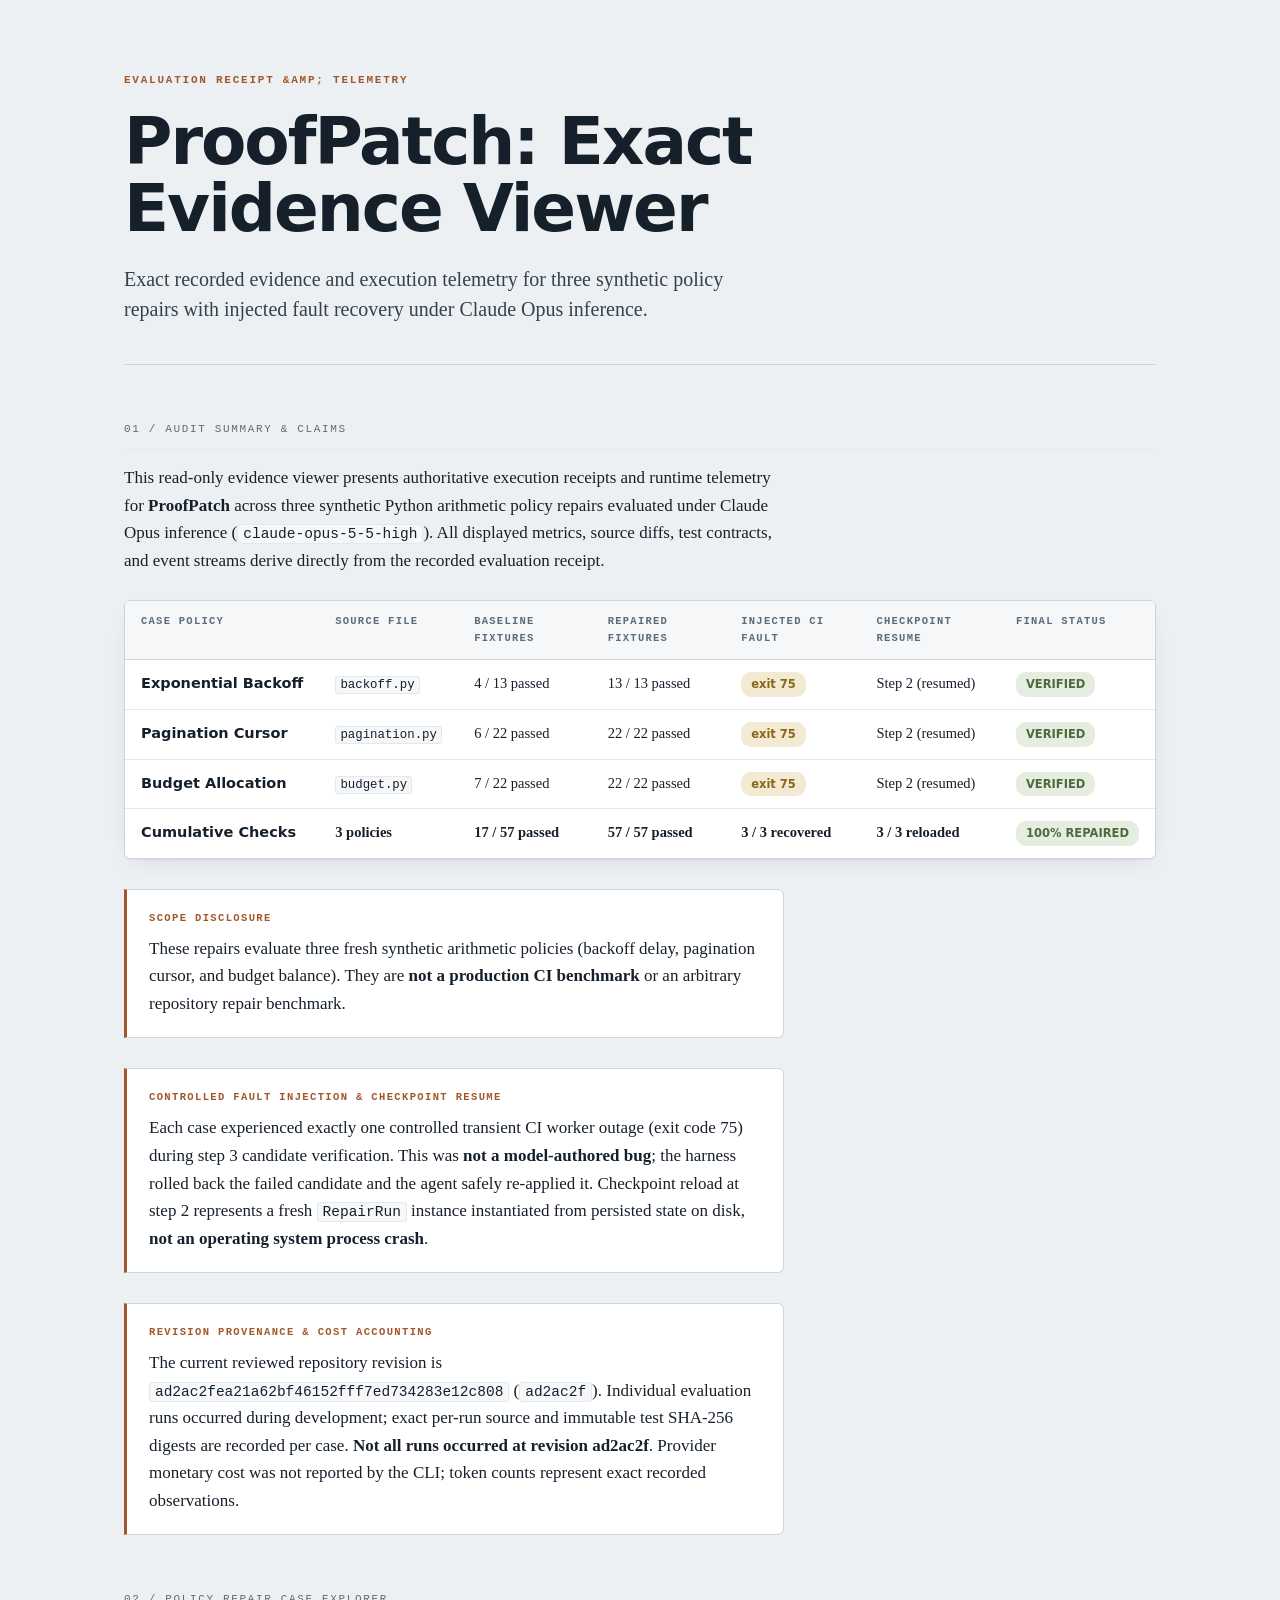
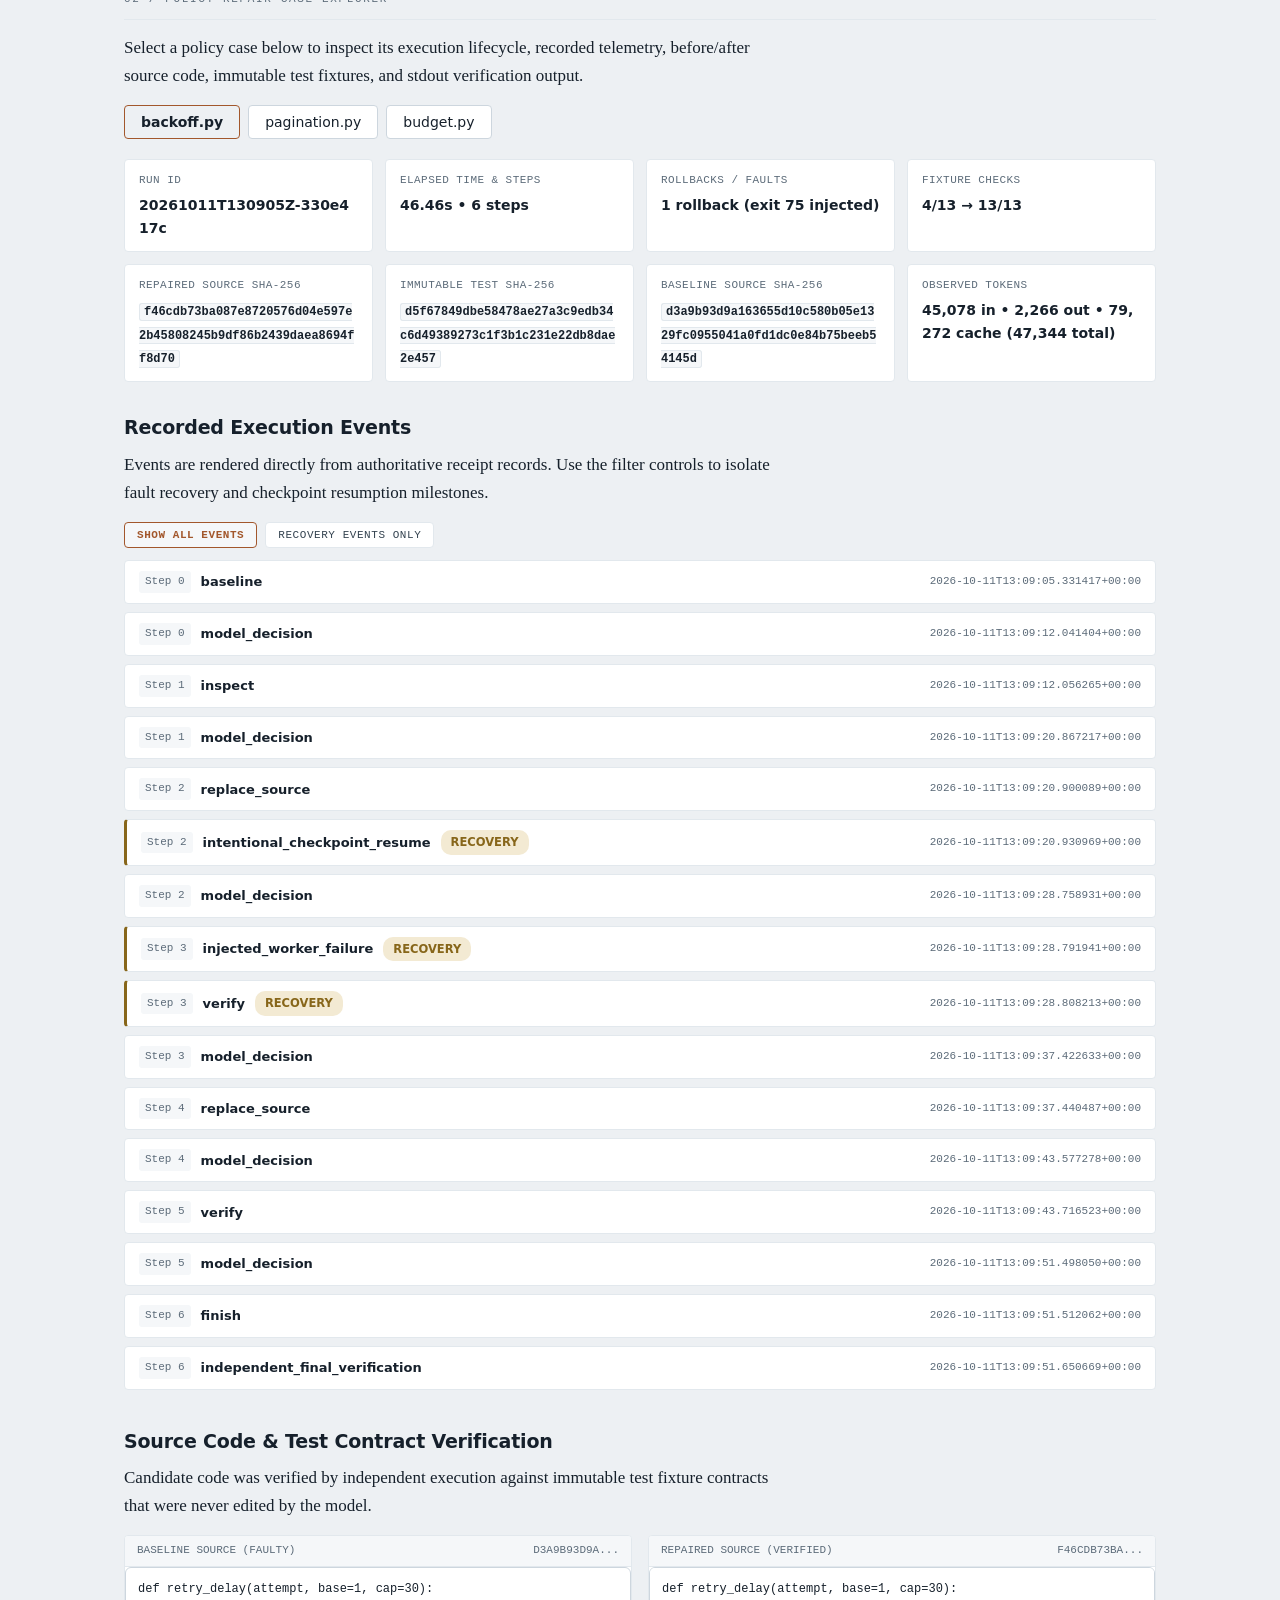
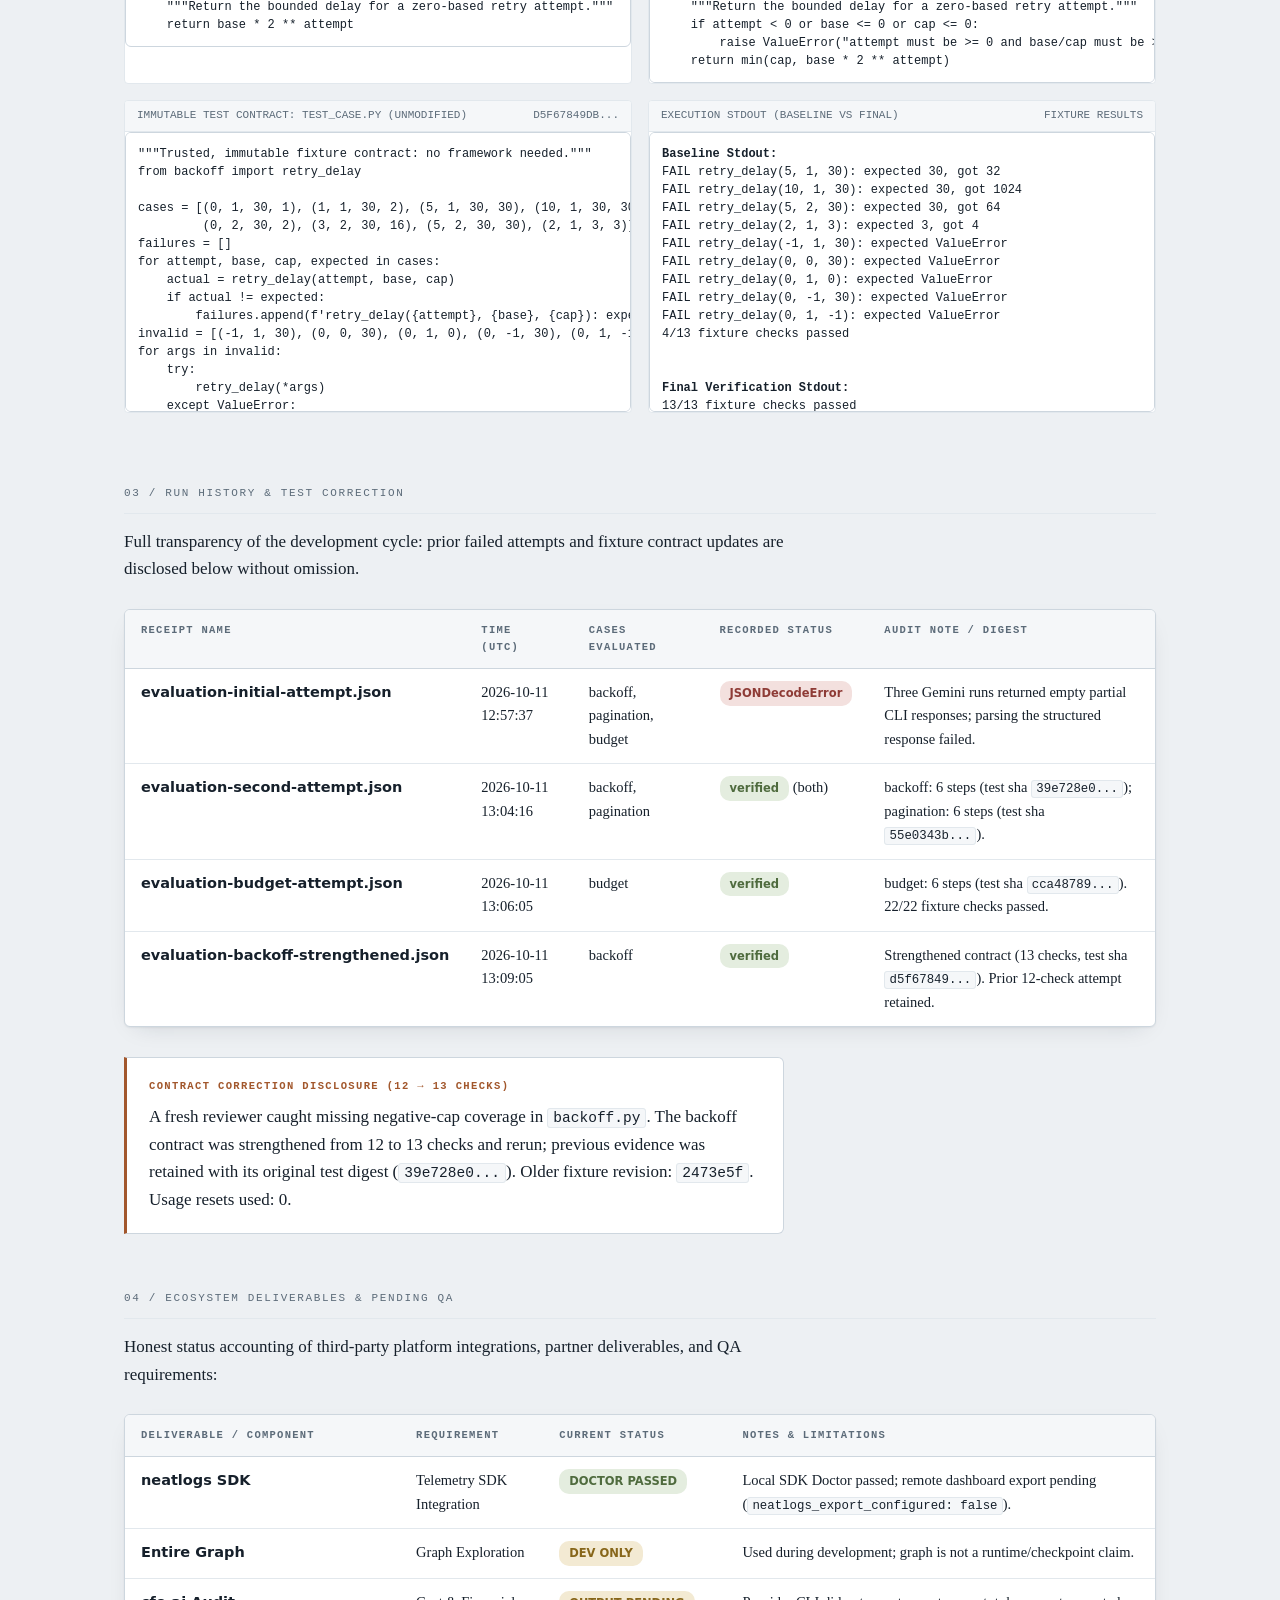
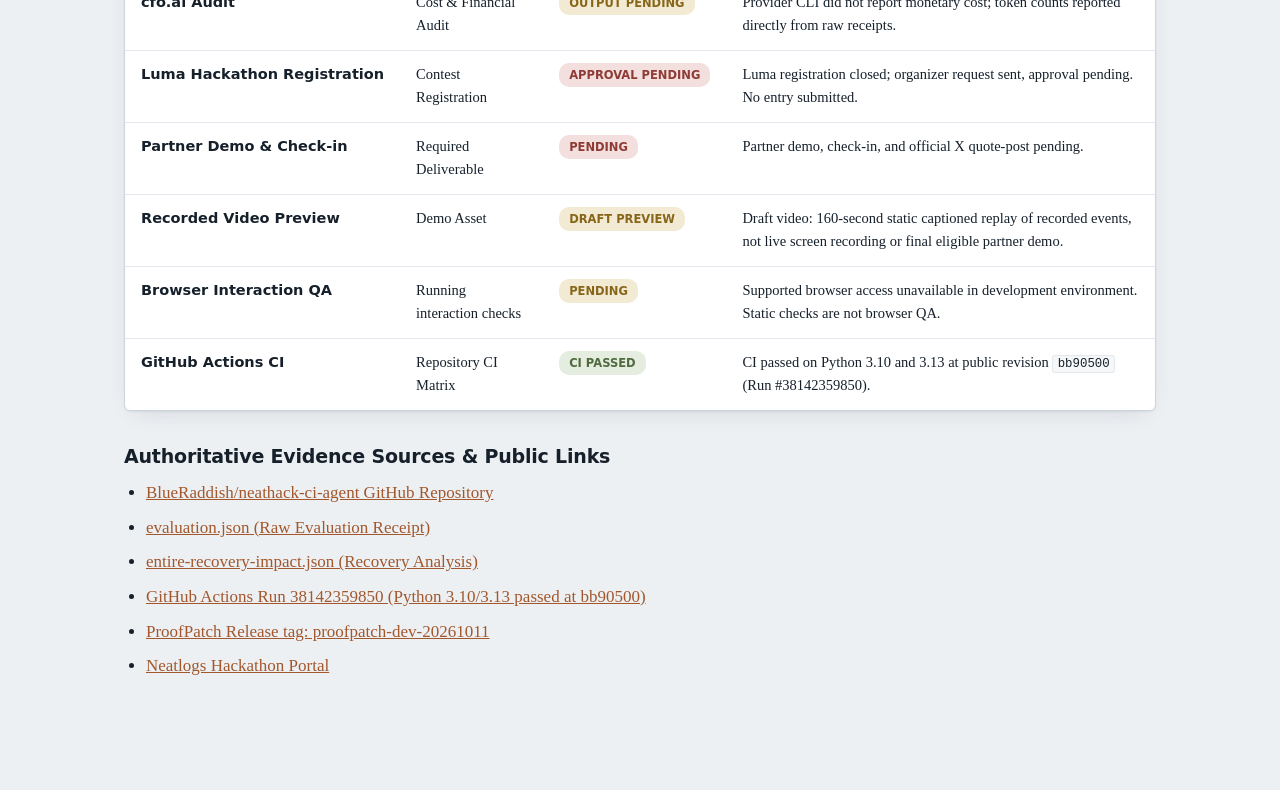
<file: docs/index.html>
<!doctype html>
<html lang="en"><head><meta charset="utf-8"><meta name="viewport" content="width=device-width,initial-scale=1"><meta http-equiv="Content-Security-Policy" content="default-src &#x27;none&#x27;; script-src &#x27;unsafe-inline&#x27;; style-src &#x27;unsafe-inline&#x27; https://fonts.googleapis.com; font-src https://fonts.gstatic.com; img-src data:; connect-src &#x27;none&#x27;; object-src &#x27;none&#x27;; frame-src &#x27;none&#x27;; base-uri &#x27;none&#x27;; form-action &#x27;none&#x27;"><title>ProofPatch: Exact Evidence Viewer</title>
<style>
:root{
  --ground:#EDF0F3; --surface:#FFFFFF; --surface-2:#F5F7F9;
  --ink:#16202B; --ink-soft:#33424F; --muted:#5C6B79;
  --rule:#CDD6DE; --rule-soft:#E2E8ED;
  --copper:#A2572C;
  --moss:#4F6B3E;  --moss-bg:#E4EDDF;
  --ochre:#87661A; --ochre-bg:#F3EAD3;
  --brick:#8E3B36; --brick-bg:#F3E0DE;
  --sans:-apple-system,"Segoe UI",system-ui,sans-serif;
  --serif:"Iowan Old Style","Palatino Linotype",Palatino,"Book Antiqua",Georgia,serif;
  --mono:ui-monospace,"Cascadia Code",Consolas,monospace;
  --shadow:0 1px 2px rgba(22,32,43,.06),0 8px 24px -12px rgba(22,32,43,.18);
}
@media (prefers-color-scheme:dark){
  :root:not([data-theme="light"]){
    --ground:#111920; --surface:#19232C; --surface-2:#1F2A34;
    --ink:#DCE4EA; --ink-soft:#BAC7D1; --muted:#8797A4;
    --rule:#2E3C48; --rule-soft:#26333D;
    --copper:#D68F5F;
    --moss:#93B87C;  --moss-bg:#22301C;
    --ochre:#C9A44E; --ochre-bg:#332B14;
    --brick:#D3837B; --brick-bg:#33201E;
    --shadow:0 1px 2px rgba(0,0,0,.4),0 8px 24px -12px rgba(0,0,0,.6);
  }
}
:root[data-theme="dark"]{
  --ground:#111920; --surface:#19232C; --surface-2:#1F2A34;
  --ink:#DCE4EA; --ink-soft:#BAC7D1; --muted:#8797A4;
  --rule:#2E3C48; --rule-soft:#26333D;
  --copper:#D68F5F;
  --moss:#93B87C;  --moss-bg:#22301C;
  --ochre:#C9A44E; --ochre-bg:#332B14;
  --brick:#D3837B; --brick-bg:#33201E;
  --shadow:0 1px 2px rgba(0,0,0,.4),0 8px 24px -12px rgba(0,0,0,.6);
}
*{box-sizing:border-box}
html{-webkit-text-size-adjust:100%}
body{margin:0;background:var(--ground);color:var(--ink);
  font-family:var(--serif);font-size:17px;line-height:1.62}
.wrap{max-width:1080px;margin:0 auto;padding:0 24px 96px}
.col{max-width:660px}
header{padding:72px 0 40px;border-bottom:1px solid var(--rule)}
.eyebrow{font-family:var(--mono);font-size:11px;letter-spacing:.16em;text-transform:uppercase;
  color:var(--copper);margin:0 0 18px;font-weight:600}
h1{font-family:var(--sans);font-weight:800;letter-spacing:-.03em;line-height:1.02;
  font-size:clamp(38px,6.4vw,66px);margin:0 0 22px;text-wrap:balance}
.standfirst{font-size:20px;line-height:1.5;color:var(--ink-soft);margin:0;max-width:640px}
.standfirst strong{color:var(--ink);font-weight:600}
section{padding-top:56px}
h2{font-family:var(--sans);font-weight:750;letter-spacing:-.02em;font-size:29px;
  line-height:1.15;margin:0 0 6px;text-wrap:balance}
h3{font-family:var(--sans);font-weight:700;letter-spacing:-.01em;font-size:19px;margin:30px 0 8px}
.sec-label{font-family:var(--mono);font-size:11px;letter-spacing:.15em;text-transform:uppercase;
  color:var(--muted);margin:0 0 14px;padding-bottom:10px;border-bottom:1px solid var(--rule-soft)}
p{margin:0 0 16px}
.col p:last-child{margin-bottom:0}
strong{font-weight:600}
a{color:var(--copper)}
ul,ol{margin:0 0 16px;padding-left:22px}
li{margin:0 0 7px}
code,.mono{font-family:var(--mono);font-size:.855em}
code{background:var(--surface-2);border:1px solid var(--rule-soft);border-radius:3px;padding:.08em .34em}
pre{background:var(--surface);border:1px solid var(--rule);border-radius:6px;padding:16px 18px;
  overflow-x:auto;margin:22px 0 0;font-size:13.5px;line-height:1.5}
pre code{background:none;border:none;padding:0;font-size:inherit}
figure{margin:34px 0 0;background:var(--surface);border:1px solid var(--rule);
  border-radius:6px;padding:26px 22px 18px;box-shadow:var(--shadow)}
.figscroll{overflow-x:auto}
figure svg{display:block;width:100%;min-width:680px;height:auto;color:var(--ink)}
figcaption{font-family:var(--sans);font-size:13.5px;line-height:1.5;color:var(--muted);
  margin-top:18px;padding-top:14px;border-top:1px solid var(--rule-soft)}
.tablewrap{overflow-x:auto;margin:26px 0 0;border:1px solid var(--rule);border-radius:6px;
  background:var(--surface);box-shadow:var(--shadow)}
table{border-collapse:collapse;width:100%;min-width:620px;font-size:14.5px}
th,td{text-align:left;padding:12px 16px;border-bottom:1px solid var(--rule-soft);vertical-align:top}
thead th{font-family:var(--mono);font-size:10.5px;letter-spacing:.12em;text-transform:uppercase;
  color:var(--muted);font-weight:600;background:var(--surface-2);border-bottom:1px solid var(--rule)}
tbody tr:last-child td{border-bottom:none}
td.name{font-family:var(--sans);font-weight:650;white-space:nowrap}
.callout{margin:30px 0 0;background:var(--surface);border:1px solid var(--rule);
  border-left:3px solid var(--copper);border-radius:0 6px 6px 0;padding:20px 22px}
.callout p{margin:0 0 10px;font-size:16px}
.callout p:last-child{margin:0}
.callout .k{font-family:var(--mono);font-size:10.5px;letter-spacing:.13em;text-transform:uppercase;
  color:var(--copper);font-weight:600;display:block;margin-bottom:8px}
.chip{display:inline-block;font-family:var(--sans);font-size:11.5px;font-weight:650;
  padding:3px 10px;border-radius:10px;white-space:nowrap}
.c-good{background:var(--moss-bg);color:var(--moss)}
.c-warn{background:var(--ochre-bg);color:var(--ochre)}
.c-stop{background:var(--brick-bg);color:var(--brick)}
footer{margin-top:64px;padding-top:22px;border-top:1px solid var(--rule);
  font-family:var(--sans);font-size:13px;color:var(--muted)}
@media (max-width:640px){body{font-size:16px}}
@media (prefers-reduced-motion:reduce){*{animation:none!important;transition:none!important}}

/* page-specific */
/* Custom styles for ProofPatch Evidence Viewer */
.case-switcher {
  display: flex;
  gap: 8px;
  margin: 16px 0 20px 0;
  flex-wrap: wrap;
}

.case-btn {
  font-family: var(--sans);
  font-size: 14px;
  font-weight: 500;
  padding: 8px 16px;
  border-radius: 4px;
  background: var(--surface);
  color: var(--ink);
  border: 1px solid var(--rule);
  cursor: pointer;
  transition: border-color 0.15s, background-color 0.15s;
}

.case-btn:hover {
  background: var(--surface-2);
}

.case-btn[aria-pressed="true"],
.case-btn.is-active {
  background: var(--copper-bg);
  border-color: var(--copper);
  color: var(--ink);
  font-weight: 600;
}

.case-btn:focus-visible {
  outline: 2px solid var(--copper);
  outline-offset: 2px;
}

.filter-controls {
  display: flex;
  gap: 8px;
  margin: 16px 0 12px 0;
  align-items: center;
}

.filter-btn {
  font-family: var(--mono);
  font-size: 11px;
  text-transform: uppercase;
  letter-spacing: 0.05em;
  padding: 6px 12px;
  border-radius: 4px;
  background: var(--surface);
  border: 1px solid var(--rule-soft);
  color: var(--ink-soft);
  cursor: pointer;
  transition: background-color 0.15s, border-color 0.15s, color 0.15s;
}

.filter-btn:hover {
  background: var(--surface-2);
  color: var(--ink);
}

.filter-btn[aria-pressed="true"],
.filter-btn.is-active {
  background: var(--surface-2);
  border-color: var(--copper);
  color: var(--copper);
  font-weight: 600;
}

.filter-btn:focus-visible {
  outline: 2px solid var(--copper);
  outline-offset: 2px;
}

.metric-grid {
  display: grid;
  grid-template-columns: repeat(auto-fit, minmax(210px, 1fr));
  gap: 12px;
  margin: 16px 0 24px 0;
}

.metric-card {
  background: var(--surface);
  border: 1px solid var(--rule-soft);
  border-radius: 4px;
  padding: 12px 14px;
}

.metric-card .label {
  font-family: var(--mono);
  font-size: 11px;
  text-transform: uppercase;
  color: var(--muted);
  letter-spacing: 0.04em;
  margin-bottom: 4px;
}

.metric-card .value {
  font-family: var(--sans);
  font-size: 14px;
  font-weight: 600;
  color: var(--ink);
  word-break: break-all;
}

.events-list {
  display: flex;
  flex-direction: column;
  gap: 8px;
  margin-top: 12px;
}

.event-item {
  background: var(--surface);
  border: 1px solid var(--rule-soft);
  border-radius: 4px;
  padding: 0;
}

.event-item.is-recovery {
  border-left: 3px solid var(--ochre);
}

.event-summary {
  display: flex;
  align-items: center;
  gap: 10px;
  padding: 10px 14px;
  cursor: pointer;
  font-family: var(--sans);
  font-size: 13px;
  user-select: none;
}

.event-step {
  font-family: var(--mono);
  font-size: 11px;
  color: var(--muted);
  background: var(--surface-2);
  padding: 2px 6px;
  border-radius: 3px;
}

.event-name {
  font-weight: 600;
  color: var(--ink);
}

.event-time {
  font-family: var(--mono);
  font-size: 11px;
  color: var(--muted);
  margin-left: auto;
}

.event-body {
  padding: 12px 16px 16px 16px;
  border-top: 1px solid var(--rule-soft);
  font-size: 13px;
}

.event-details-grid {
  display: grid;
  grid-template-columns: 140px 1fr;
  gap: 6px 12px;
  margin: 0 0 12px 0;
  font-size: 12px;
}

.event-details-grid dt {
  font-family: var(--mono);
  color: var(--muted);
  text-transform: uppercase;
  font-size: 11px;
}

.event-details-grid dd {
  margin: 0;
  color: var(--ink);
  word-break: break-word;
}

.raw-disclosure {
  margin-top: 10px;
  border-top: 1px dashed var(--rule-soft);
  padding-top: 8px;
  font-size: 12px;
}

.raw-disclosure summary {
  font-family: var(--mono);
  color: var(--muted);
  cursor: pointer;
  font-size: 11px;
}

.raw-json {
  max-height: 260px;
  overflow-y: auto;
  font-size: 11px;
  margin-top: 6px;
  background: var(--surface-2);
  padding: 10px;
  border-radius: 4px;
}

.empty-notice {
  padding: 20px;
  text-align: center;
  background: var(--surface);
  border: 1px dashed var(--rule);
  border-radius: 4px;
  margin: 12px 0;
}

.clear-btn {
  font-family: var(--sans);
  font-size: 13px;
  padding: 6px 12px;
  border-radius: 4px;
  background: var(--copper);
  color: var(--ground);
  border: none;
  cursor: pointer;
  margin-top: 8px;
}

.clear-btn:focus-visible {
  outline: 2px solid var(--copper);
  outline-offset: 2px;
}

.code-split {
  display: grid;
  grid-template-columns: 1fr 1fr;
  gap: 16px;
  margin: 16px 0;
}

@media (max-width: 768px) {
  .code-split {
    grid-template-columns: 1fr;
  }
}

.code-box {
  background: var(--surface);
  border: 1px solid var(--rule-soft);
  border-radius: 4px;
  overflow: hidden;
}

.code-box-header {
  background: var(--surface-2);
  padding: 6px 12px;
  font-family: var(--mono);
  font-size: 11px;
  text-transform: uppercase;
  color: var(--muted);
  border-bottom: 1px solid var(--rule-soft);
  display: flex;
  justify-content: space-between;
}

.code-box pre {
  margin: 0;
  padding: 12px;
  font-size: 12px;
  max-height: 280px;
  overflow-y: auto;
}
</style></head><body>
<div class="wrap">
  <header>
    <p class="eyebrow">EVALUATION RECEIPT &amp;amp; TELEMETRY</p>
    <h1>ProofPatch: Exact Evidence Viewer</h1>
    <p class="standfirst">Exact recorded evidence and execution telemetry for three synthetic policy repairs with injected fault recovery under Claude Opus inference.</p>
  </header>
<section id="sec-summary">
  <p class="sec-label">01 / AUDIT SUMMARY &amp; CLAIMS</p>
  <div class="col">
    <p>This read-only evidence viewer presents authoritative execution receipts and runtime telemetry for <strong>ProofPatch</strong> across three synthetic Python arithmetic policy repairs evaluated under Claude Opus inference (<code>claude-opus-5-5-high</code>). All displayed metrics, source diffs, test contracts, and event streams derive directly from the recorded evaluation receipt.</p>
  </div>

  <div class="tablewrap">
    <table>
      <thead>
        <tr>
          <th class="name">Case Policy</th>
          <th>Source File</th>
          <th>Baseline Fixtures</th>
          <th>Repaired Fixtures</th>
          <th>Injected CI Fault</th>
          <th>Checkpoint Resume</th>
          <th>Final Status</th>
        </tr>
      </thead>
      <tbody>
        <tr>
          <td class="name">Exponential Backoff</td>
          <td><code>backoff.py</code></td>
          <td>4 / 13 passed</td>
          <td>13 / 13 passed</td>
          <td><span class="chip c-warn">exit 75</span></td>
          <td>Step 2 (resumed)</td>
          <td><span class="chip c-good">VERIFIED</span></td>
        </tr>
        <tr>
          <td class="name">Pagination Cursor</td>
          <td><code>pagination.py</code></td>
          <td>6 / 22 passed</td>
          <td>22 / 22 passed</td>
          <td><span class="chip c-warn">exit 75</span></td>
          <td>Step 2 (resumed)</td>
          <td><span class="chip c-good">VERIFIED</span></td>
        </tr>
        <tr>
          <td class="name">Budget Allocation</td>
          <td><code>budget.py</code></td>
          <td>7 / 22 passed</td>
          <td>22 / 22 passed</td>
          <td><span class="chip c-warn">exit 75</span></td>
          <td>Step 2 (resumed)</td>
          <td><span class="chip c-good">VERIFIED</span></td>
        </tr>
        <tr>
          <td class="name"><strong>Cumulative Checks</strong></td>
          <td><strong>3 policies</strong></td>
          <td><strong>17 / 57 passed</strong></td>
          <td><strong>57 / 57 passed</strong></td>
          <td><strong>3 / 3 recovered</strong></td>
          <td><strong>3 / 3 reloaded</strong></td>
          <td><span class="chip c-good">100% REPAIRED</span></td>
        </tr>
      </tbody>
    </table>
  </div>

  <div class="col">
    <div class="callout">
      <span class="k">SCOPE DISCLOSURE</span>
      These repairs evaluate three fresh synthetic arithmetic policies (backoff delay, pagination cursor, and budget balance). They are <strong>not a production CI benchmark</strong> or an arbitrary repository repair benchmark.
    </div>

    <div class="callout">
      <span class="k">CONTROLLED FAULT INJECTION &amp; CHECKPOINT RESUME</span>
      Each case experienced exactly one controlled transient CI worker outage (exit code 75) during step 3 candidate verification. This was <strong>not a model-authored bug</strong>; the harness rolled back the failed candidate and the agent safely re-applied it. Checkpoint reload at step 2 represents a fresh <code>RepairRun</code> instance instantiated from persisted state on disk, <strong>not an operating system process crash</strong>.
    </div>

    <div class="callout">
      <span class="k">REVISION PROVENANCE &amp; COST ACCOUNTING</span>
      The current reviewed repository revision is <code>ad2ac2fea21a62bf46152fff7ed734283e12c808</code> (<code>ad2ac2f</code>). Individual evaluation runs occurred during development; exact per-run source and immutable test SHA-256 digests are recorded per case. <strong>Not all runs occurred at revision ad2ac2f</strong>. Provider monetary cost was not reported by the CLI; token counts represent exact recorded observations.
    </div>
  </div>
</section>

<section id="sec-explorer">
  <p class="sec-label">02 / POLICY REPAIR CASE EXPLORER</p>
  <div class="col">
    <p>Select a policy case below to inspect its execution lifecycle, recorded telemetry, before/after source code, immutable test fixtures, and stdout verification output.</p>

    <div class="case-switcher" role="group" aria-label="Policy repair cases">
      <button type="button" class="case-btn is-active" data-case="backoff" aria-pressed="true">backoff.py</button>
      <button type="button" class="case-btn" data-case="pagination" aria-pressed="false">pagination.py</button>
      <button type="button" class="case-btn" data-case="budget" aria-pressed="false">budget.py</button>
    </div>
  </div>

  <div class="metric-grid" id="caseMetadataGrid">
    <div class="metric-card">
      <div class="label">Run ID</div>
      <div class="value" id="metaRunId">20261011T130905Z-330e417c</div>
    </div>
    <div class="metric-card">
      <div class="label">Elapsed Time &amp; Steps</div>
      <div class="value"><span id="metaElapsed">46.46</span>s &bull; <span id="metaSteps">6</span> steps</div>
    </div>
    <div class="metric-card">
      <div class="label">Rollbacks / Faults</div>
      <div class="value"><span id="metaRollbacks">1</span> rollback (exit 75 injected)</div>
    </div>
    <div class="metric-card">
      <div class="label">Fixture Checks</div>
      <div class="value"><span id="metaBaselineChecks">4/13</span> &rarr; <span id="metaFinalChecks">13/13</span></div>
    </div>
    <div class="metric-card">
      <div class="label">Repaired Source SHA-256</div>
      <div class="value"><code id="metaSourceSha">f46cdb73ba08...</code></div>
    </div>
    <div class="metric-card">
      <div class="label">Immutable Test SHA-256</div>
      <div class="value"><code id="metaTestSha">d5f67849dbe5...</code></div>
    </div>
    <div class="metric-card">
      <div class="label">Baseline Source SHA-256</div>
      <div class="value"><code id="metaBaseSha">d3a9b93d9a16...</code></div>
    </div>
    <div class="metric-card">
      <div class="label">Observed Tokens</div>
      <div class="value" id="metaUsage">45,078 in &bull; 2,266 out &bull; 79,272 cache</div>
    </div>
  </div>

  <div class="col">
    <h3>Recorded Execution Events</h3>
    <p>Events are rendered directly from authoritative receipt records. Use the filter controls to isolate fault recovery and checkpoint resumption milestones.</p>

    <div class="filter-controls" role="group" aria-label="Event filters">
      <button type="button" id="showAllBtn" class="filter-btn is-active" aria-pressed="true">Show all events</button>
      <button type="button" id="filterRecoveryBtn" class="filter-btn" aria-pressed="false">Recovery events only</button>
    </div>

    <div id="emptyFilterNotice" class="empty-notice" hidden></div>
  </div>

  <div id="eventsList" class="events-list"></div>

  <div class="col" style="margin-top: 36px;">
    <h3>Source Code &amp; Test Contract Verification</h3>
    <p>Candidate code was verified by independent execution against immutable test fixture contracts that were never edited by the model.</p>
  </div>

  <div class="code-split">
    <div class="code-box">
      <div class="code-box-header">
        <span>Baseline Source (Faulty)</span>
        <span id="labelBaselineSha">Original</span>
      </div>
      <pre><code id="baselineSourceCode"></code></pre>
    </div>
    <div class="code-box">
      <div class="code-box-header">
        <span>Repaired Source (Verified)</span>
        <span id="labelRepairedSha">Patched</span>
      </div>
      <pre><code id="repairedSourceCode"></code></pre>
    </div>
  </div>

  <div class="code-split">
    <div class="code-box">
      <div class="code-box-header">
        <span>Immutable Test Contract: test_case.py (Unmodified)</span>
        <span id="labelTestSha">Fixed Fixture</span>
      </div>
      <pre><code id="testContractCode"></code></pre>
    </div>
    <div class="code-box">
      <div class="code-box-header">
        <span>Execution Stdout (Baseline vs Final)</span>
        <span>Fixture Results</span>
      </div>
      <pre><strong>Baseline Stdout:</strong><br><code id="baselineStdout"></code><br><br><strong>Final Verification Stdout:</strong><br><code id="finalStdout"></code></pre>
    </div>
  </div>
</section>

<section id="sec-history">
  <p class="sec-label">03 / RUN HISTORY &amp; TEST CORRECTION</p>
  <div class="col">
    <p>Full transparency of the development cycle: prior failed attempts and fixture contract updates are disclosed below without omission.</p>
  </div>

  <div class="tablewrap">
    <table>
      <thead>
        <tr>
          <th class="name">Receipt Name</th>
          <th>Time (UTC)</th>
          <th>Cases Evaluated</th>
          <th>Recorded Status</th>
          <th>Audit Note / Digest</th>
        </tr>
      </thead>
      <tbody>
        <tr>
          <td class="name">evaluation-initial-attempt.json</td>
          <td>2026-10-11 12:57:37</td>
          <td>backoff, pagination, budget</td>
          <td><span class="chip c-stop">JSONDecodeError</span></td>
          <td>Three Gemini runs returned empty partial CLI responses; parsing the structured response failed.</td>
        </tr>
        <tr>
          <td class="name">evaluation-second-attempt.json</td>
          <td>2026-10-11 13:04:16</td>
          <td>backoff, pagination</td>
          <td><span class="chip c-good">verified</span> (both)</td>
          <td>backoff: 6 steps (test sha <code>39e728e0...</code>); pagination: 6 steps (test sha <code>55e0343b...</code>).</td>
        </tr>
        <tr>
          <td class="name">evaluation-budget-attempt.json</td>
          <td>2026-10-11 13:06:05</td>
          <td>budget</td>
          <td><span class="chip c-good">verified</span></td>
          <td>budget: 6 steps (test sha <code>cca48789...</code>). 22/22 fixture checks passed.</td>
        </tr>
        <tr>
          <td class="name">evaluation-backoff-strengthened.json</td>
          <td>2026-10-11 13:09:05</td>
          <td>backoff</td>
          <td><span class="chip c-good">verified</span></td>
          <td>Strengthened contract (13 checks, test sha <code>d5f67849...</code>). Prior 12-check attempt retained.</td>
        </tr>
      </tbody>
    </table>
  </div>

  <div class="col">
    <div class="callout">
      <span class="k">CONTRACT CORRECTION DISCLOSURE (12 &rarr; 13 CHECKS)</span>
      A fresh reviewer caught missing negative-cap coverage in <code>backoff.py</code>. The backoff contract was strengthened from 12 to 13 checks and rerun; previous evidence was retained with its original test digest (<code>39e728e0...</code>). Older fixture revision: <code>2473e5f</code>. Usage resets used: 0.
    </div>
  </div>
</section>

<section id="sec-audit">
  <p class="sec-label">04 / ECOSYSTEM DELIVERABLES &amp; PENDING QA</p>
  <div class="col">
    <p>Honest status accounting of third-party platform integrations, partner deliverables, and QA requirements:</p>
  </div>

  <div class="tablewrap">
    <table>
      <thead>
        <tr>
          <th class="name">Deliverable / Component</th>
          <th>Requirement</th>
          <th>Current Status</th>
          <th>Notes &amp; Limitations</th>
        </tr>
      </thead>
      <tbody>
        <tr>
          <td class="name">neatlogs SDK</td>
          <td>Telemetry SDK Integration</td>
          <td><span class="chip c-good">DOCTOR PASSED</span></td>
          <td>Local SDK Doctor passed; remote dashboard export pending (<code>neatlogs_export_configured: false</code>).</td>
        </tr>
        <tr>
          <td class="name">Entire Graph</td>
          <td>Graph Exploration</td>
          <td><span class="chip c-warn">DEV ONLY</span></td>
          <td>Used during development; graph is not a runtime/checkpoint claim.</td>
        </tr>
        <tr>
          <td class="name">cfo.ai Audit</td>
          <td>Cost &amp; Financial Audit</td>
          <td><span class="chip c-warn">OUTPUT PENDING</span></td>
          <td>Provider CLI did not report monetary cost; token counts reported directly from raw receipts.</td>
        </tr>
        <tr>
          <td class="name">Luma Hackathon Registration</td>
          <td>Contest Registration</td>
          <td><span class="chip c-stop">APPROVAL PENDING</span></td>
          <td>Luma registration closed; organizer request sent, approval pending. No entry submitted.</td>
        </tr>
        <tr>
          <td class="name">Partner Demo &amp; Check-in</td>
          <td>Required Deliverable</td>
          <td><span class="chip c-stop">PENDING</span></td>
          <td>Partner demo, check-in, and official X quote-post pending.</td>
        </tr>
        <tr>
          <td class="name">Recorded Video Preview</td>
          <td>Demo Asset</td>
          <td><span class="chip c-warn">DRAFT PREVIEW</span></td>
          <td>Draft video: 160-second static captioned replay of recorded events, not live screen recording or final eligible partner demo.</td>
        </tr>
        <tr>
          <td class="name">Browser Interaction QA</td>
          <td>Running interaction checks</td>
          <td><span class="chip c-warn">PENDING</span></td>
          <td>Supported browser access unavailable in development environment. Static checks are not browser QA.</td>
        </tr>
        <tr>
          <td class="name">GitHub Actions CI</td>
          <td>Repository CI Matrix</td>
          <td><span class="chip c-good">CI PASSED</span></td>
          <td>CI passed on Python 3.10 and 3.13 at public revision <code>bb90500</code> (Run #38142359850).</td>
        </tr>
      </tbody>
    </table>
  </div>

  <div class="col">
    <h3>Authoritative Evidence Sources &amp; Public Links</h3>
    <ul>
      <li><a href="https://github.com/BlueRaddish/neathack-ci-agent" target="_blank" rel="noopener">BlueRaddish/neathack-ci-agent GitHub Repository</a></li>
      <li><a href="https://github.com/BlueRaddish/neathack-ci-agent/blob/main/evidence/evaluation.json" target="_blank" rel="noopener">evaluation.json (Raw Evaluation Receipt)</a></li>
      <li><a href="https://github.com/BlueRaddish/neathack-ci-agent/blob/main/evidence/entire-recovery-impact.json" target="_blank" rel="noopener">entire-recovery-impact.json (Recovery Analysis)</a></li>
      <li><a href="https://github.com/BlueRaddish/neathack-ci-agent/actions/runs/38142359850" target="_blank" rel="noopener">GitHub Actions Run 38142359850 (Python 3.10/3.13 passed at bb90500)</a></li>
      <li><a href="https://github.com/BlueRaddish/neathack-ci-agent/releases/tag/proofpatch-dev-20261011" target="_blank" rel="noopener">ProofPatch Release tag: proofpatch-dev-20261011</a></li>
      <li><a href="https://neatlogs.com/hackathon" target="_blank" rel="noopener">Neatlogs Hackathon Portal</a></li>
    </ul>
  </div>
</section>
</div>
<script>
// Authoritative unedited receipt embedded directly
const RECEIPT = {
  "time_utc": "2026-10-11T13:11:40.701673+00:00",
  "reviewed_code_revision": "ad2ac2fea21a62bf46152fff7ed734283e12c808",
  "revision_note": "Current reviewed code revision; individual runs occurred during development. Exact repaired-source and immutable-test digests are recorded per case.",
  "scope": "Three fresh synthetic arithmetic policies; not a benchmark or arbitrary repository repair",
  "fault_label": "One controlled CI-worker outage per case; not a model-authored defect",
  "interruption_label": "Fresh instance from a checkpoint; not an actual process crash",
  "neatlogs_export_configured": false,
  "results": [
    {
      "case": "backoff",
      "mode": "agy",
      "run_id": "20261011T130905Z-330e417c",
      "status": "verified",
      "steps": 6,
      "elapsed_seconds": 46.46,
      "baseline": {
        "exit_code": 1,
        "stdout": "FAIL retry_delay(5, 1, 30): expected 30, got 32\nFAIL retry_delay(10, 1, 30): expected 30, got 1024\nFAIL retry_delay(5, 2, 30): expected 30, got 64\nFAIL retry_delay(2, 1, 3): expected 3, got 4\nFAIL retry_delay(-1, 1, 30): expected ValueError\nFAIL retry_delay(0, 0, 30): expected ValueError\nFAIL retry_delay(0, 1, 0): expected ValueError\nFAIL retry_delay(0, -1, 30): expected ValueError\nFAIL retry_delay(0, 1, -1): expected ValueError\n4/13 fixture checks passed\n",
        "stderr": "",
        "source_sha256": "d3a9b93d9a163655d10c580b05e1329fc0955041a0fd1dc0e84b75beeb54145d"
      },
      "final_verification": {
        "exit_code": 0,
        "stdout": "13/13 fixture checks passed\n",
        "stderr": "",
        "source_sha256": "f46cdb73ba087e8720576d04e597e2b45808245b9df86b2439daea8694ff8d70"
      },
      "source_sha256": "f46cdb73ba087e8720576d04e597e2b45808245b9df86b2439daea8694ff8d70",
      "test_sha256": "d5f67849dbe58478ae27a3c9edb34c6d49389273c1f3b1c231e22db8dae2e457",
      "rollbacks": 1,
      "tool_errors": 0,
      "intentional_interruption": true,
      "controlled_worker_fault": true,
      "model": "claude-opus-5-5-high",
      "usage": {
        "input_tokens": 45078,
        "output_tokens": 2266,
        "thinking_tokens": 0,
        "cache_read_tokens": 79272,
        "total_tokens": 47344
      },
      "cost": "Provider CLI did not report monetary cost",
      "events": [
        {
          "time_utc": "2026-10-11T13:09:05.331417+00:00",
          "step": 0,
          "name": "baseline",
          "duration_seconds": 0,
          "result": {
            "exit_code": 1,
            "stdout": "FAIL retry_delay(5, 1, 30): expected 30, got 32\nFAIL retry_delay(10, 1, 30): expected 30, got 1024\nFAIL retry_delay(5, 2, 30): expected 30, got 64\nFAIL retry_delay(2, 1, 3): expected 3, got 4\nFAIL retry_delay(-1, 1, 30): expected ValueError\nFAIL retry_delay(0, 0, 30): expected ValueError\nFAIL retry_delay(0, 1, 0): expected ValueError\nFAIL retry_delay(0, -1, 30): expected ValueError\nFAIL retry_delay(0, 1, -1): expected ValueError\n4/13 fixture checks passed\n",
            "stderr": "",
            "source_sha256": "d3a9b93d9a163655d10c580b05e1329fc0955041a0fd1dc0e84b75beeb54145d"
          }
        },
        {
          "time_utc": "2026-10-11T13:09:12.041404+00:00",
          "step": 0,
          "name": "model_decision",
          "duration_seconds": 0,
          "result": {
            "provider": "Antigravity",
            "model": "claude-opus-5-5-high",
            "action": {
              "arguments": {},
              "name": "inspect"
            },
            "usage": {
              "input_tokens": 6376,
              "output_tokens": 273,
              "thinking_tokens": 0,
              "cache_read_tokens": 13212,
              "total_tokens": 6649
            },
            "duration_seconds": 3.3775713,
            "cost": "not reported",
            "provider_receipt": "provider/decision-0-dae5ab3b.ndjson"
          }
        },
        {
          "time_utc": "2026-10-11T13:09:12.056265+00:00",
          "step": 1,
          "name": "inspect",
          "duration_seconds": 0.0031,
          "result": {
            "source": "def retry_delay(attempt, base=1, cap=30):\n    \"\"\"Return the bounded delay for a zero-based retry attempt.\"\"\"\n    return base * 2 ** attempt\n",
            "tests": "\"\"\"Trusted, immutable fixture contract: no framework needed.\"\"\"\nfrom backoff import retry_delay\n\ncases = [(0, 1, 30, 1), (1, 1, 30, 2), (5, 1, 30, 30), (10, 1, 30, 30),\n         (0, 2, 30, 2), (3, 2, 30, 16), (5, 2, 30, 30), (2, 1, 3, 3)]\nfailures = []\nfor attempt, base, cap, expected in cases:\n    actual = retry_delay(attempt, base, cap)\n    if actual != expected:\n        failures.append(f'retry_delay({attempt}, {base}, {cap}): expected {expected}, got {actual}')\ninvalid = [(-1, 1, 30), (0, 0, 30), (0, 1, 0), (0, -1, 30), (0, 1, -1)]\nfor args in invalid:\n    try:\n        retry_delay(*args)\n    except ValueError:\n        pass\n    else:\n        failures.append(f'retry_delay{args}: expected ValueError')\nfor failure in failures:\n    print('FAIL ' + failure)\ncount = len(cases) + len(invalid)\nprint(f'{count - len(failures)}/{count} fixture checks passed')\nraise SystemExit(bool(failures))\n"
          }
        },
        {
          "time_utc": "2026-10-11T13:09:20.867217+00:00",
          "step": 1,
          "name": "model_decision",
          "duration_seconds": 0,
          "result": {
            "provider": "Antigravity",
            "model": "claude-opus-5-5-high",
            "action": {
              "arguments": {
                "content": "def retry_delay(attempt, base=1, cap=30):\n    \"\"\"Return the bounded delay for a zero-based retry attempt.\"\"\"\n    if attempt < 0 or base <= 0 or cap <= 0:\n        raise ValueError(\"attempt must be >= 0 and base/cap must be > 0\")\n    return min(cap, base * 2 ** attempt)\n",
                "path": "backoff.py",
                "reason": "Reject invalid inputs (negative attempt, non-positive base or cap) with ValueError and clamp exponential delay to cap via min; signature and defaults preserved."
              },
              "name": "replace_source"
            },
            "usage": {
              "input_tokens": 7049,
              "output_tokens": 629,
              "thinking_tokens": 0,
              "cache_read_tokens": 13212,
              "total_tokens": 7678
            },
            "duration_seconds": 5.8940851,
            "cost": "not reported",
            "provider_receipt": "provider/decision-1-c66aa8e2.ndjson"
          }
        },
        {
          "time_utc": "2026-10-11T13:09:20.900089+00:00",
          "step": 2,
          "name": "replace_source",
          "duration_seconds": 0.0068,
          "result": {
            "applied": true,
            "sha256": "f46cdb73ba087e8720576d04e597e2b45808245b9df86b2439daea8694ff8d70",
            "reason": "Reject invalid inputs (negative attempt, non-positive base or cap) with ValueError and clamp exponential delay to cap via min; signature and defaults preserved."
          }
        },
        {
          "time_utc": "2026-10-11T13:09:20.930969+00:00",
          "step": 2,
          "name": "intentional_checkpoint_resume",
          "duration_seconds": 0,
          "result": {
            "checkpoint_step": 2,
            "method": "New RepairRun instance from persisted state; no fake process crash"
          }
        },
        {
          "time_utc": "2026-10-11T13:09:28.758931+00:00",
          "step": 2,
          "name": "model_decision",
          "duration_seconds": 0,
          "result": {
            "provider": "Antigravity",
            "model": "claude-opus-5-5-high",
            "action": {
              "arguments": {},
              "name": "verify"
            },
            "usage": {
              "input_tokens": 7488,
              "output_tokens": 221,
              "thinking_tokens": 0,
              "cache_read_tokens": 13212,
              "total_tokens": 7709
            },
            "duration_seconds": 3.2942168,
            "cost": "not reported",
            "provider_receipt": "provider/decision-2-e4cdb408.ndjson"
          }
        },
        {
          "time_utc": "2026-10-11T13:09:28.791941+00:00",
          "step": 3,
          "name": "injected_worker_failure",
          "duration_seconds": 0,
          "result": {
            "exit_code": 75,
            "stdout": "",
            "stderr": "Controlled evaluation fault: CI worker unavailable. Retry with a fresh candidate.",
            "injected_fault": "one transient worker outage; not a model-proposed code defect"
          }
        },
        {
          "time_utc": "2026-10-11T13:09:28.808213+00:00",
          "step": 3,
          "name": "verify",
          "duration_seconds": 0.0337,
          "result": {
            "exit_code": 75,
            "stdout": "",
            "stderr": "Controlled evaluation fault: CI worker unavailable. Retry with a fresh candidate.",
            "injected_fault": "one transient worker outage; not a model-proposed code defect",
            "reverted_failed_candidate": true
          }
        },
        {
          "time_utc": "2026-10-11T13:09:37.422633+00:00",
          "step": 3,
          "name": "model_decision",
          "duration_seconds": 0,
          "result": {
            "provider": "Antigravity",
            "model": "claude-opus-5-5-high",
            "action": {
              "arguments": {
                "content": "def retry_delay(attempt, base=1, cap=30):\n    \"\"\"Return the bounded delay for a zero-based retry attempt.\"\"\"\n    if attempt < 0 or base <= 0 or cap <= 0:\n        raise ValueError(\"attempt must be >= 0 and base/cap must be > 0\")\n    return min(cap, base * 2 ** attempt)\n",
                "path": "backoff.py",
                "reason": "Re-apply the same candidate. The last verify failed because of a temporary CI worker outage (exit 75), not a code defect, and the candidate was rolled back. It rejects bad inputs (negative attempt, base or cap of zero or less) with ValueError and limits the delay to cap using min. The signature and defaults are unchanged."
              },
              "name": "replace_source"
            },
            "usage": {
              "input_tokens": 7643,
              "output_tokens": 542,
              "thinking_tokens": 0,
              "cache_read_tokens": 13212,
              "total_tokens": 8185
            },
            "duration_seconds": 5.7412145,
            "cost": "not reported",
            "provider_receipt": "provider/decision-3-10a692a3.ndjson"
          }
        },
        {
          "time_utc": "2026-10-11T13:09:37.440487+00:00",
          "step": 4,
          "name": "replace_source",
          "duration_seconds": 0.0046,
          "result": {
            "applied": true,
            "sha256": "f46cdb73ba087e8720576d04e597e2b45808245b9df86b2439daea8694ff8d70",
            "reason": "Re-apply the same candidate. The last verify failed because of a temporary CI worker outage (exit 75), not a code defect, and the candidate was rolled back. It rejects bad inputs (negative attempt, base or cap of zero or less) with ValueError and limits the delay to cap using min. The signature and defaults are unchanged."
          }
        },
        {
          "time_utc": "2026-10-11T13:09:43.577278+00:00",
          "step": 4,
          "name": "model_decision",
          "duration_seconds": 0,
          "result": {
            "provider": "Antigravity",
            "model": "claude-opus-5-5-high",
            "action": {
              "arguments": {},
              "name": "verify"
            },
            "usage": {
              "input_tokens": 8185,
              "output_tokens": 169,
              "thinking_tokens": 0,
              "cache_read_tokens": 13212,
              "total_tokens": 8354
            },
            "duration_seconds": 2.9976275,
            "cost": "not reported",
            "provider_receipt": "provider/decision-4-b4f1e782.ndjson"
          }
        },
        {
          "time_utc": "2026-10-11T13:09:43.716523+00:00",
          "step": 5,
          "name": "verify",
          "duration_seconds": 0.1227,
          "result": {
            "exit_code": 0,
            "stdout": "13/13 fixture checks passed\n",
            "stderr": "",
            "source_sha256": "f46cdb73ba087e8720576d04e597e2b45808245b9df86b2439daea8694ff8d70"
          }
        },
        {
          "time_utc": "2026-10-11T13:09:51.498050+00:00",
          "step": 5,
          "name": "model_decision",
          "duration_seconds": 0,
          "result": {
            "provider": "Antigravity",
            "model": "claude-opus-5-5-high",
            "action": {
              "arguments": {
                "summary": "Fixed retry_delay in backoff.py and kept its signature (attempt, base=1, cap=30). It now raises ValueError if attempt < 0, base <= 0 or cap <= 0. Otherwise it returns min(cap, base * 2 ** attempt). The first verify run didn't test the code: the CI worker was down (exit 75) and the candidate was rolled back. I re-applied the same candidate and the second verify run passed all 13 fixture checks (exit 0, source sha256 f46cdb73ba087e8720576d04e597e2b45808245b9df86b2439daea8694ff8d70)."
              },
              "name": "finish"
            },
            "usage": {
              "input_tokens": 8337,
              "output_tokens": 432,
              "thinking_tokens": 0,
              "cache_read_tokens": 13212,
              "total_tokens": 8769
            },
            "duration_seconds": 4.8331757,
            "cost": "not reported",
            "provider_receipt": "provider/decision-5-c545af7a.ndjson"
          }
        },
        {
          "time_utc": "2026-10-11T13:09:51.512062+00:00",
          "step": 6,
          "name": "finish",
          "duration_seconds": 0.002,
          "result": {
            "status": "verified",
            "summary": "Fixed retry_delay in backoff.py and kept its signature (attempt, base=1, cap=30). It now raises ValueError if attempt < 0, base <= 0 or cap <= 0. Otherwise it returns min(cap, base * 2 ** attempt). The first verify run didn't test the code: the CI worker was down (exit 75) and the candidate was rolled back. I re-applied the same candidate and the second verify run passed all 13 fixture checks (exit 0, source sha256 f46cdb73ba087e8720576d04e597e2b45808245b9df86b2439daea8694ff8d70)."
          }
        },
        {
          "time_utc": "2026-10-11T13:09:51.650669+00:00",
          "step": 6,
          "name": "independent_final_verification",
          "duration_seconds": 0,
          "result": {
            "exit_code": 0,
            "stdout": "13/13 fixture checks passed\n",
            "stderr": "",
            "source_sha256": "f46cdb73ba087e8720576d04e597e2b45808245b9df86b2439daea8694ff8d70"
          }
        }
      ],
      "repaired_source": "def retry_delay(attempt, base=1, cap=30):\n    \"\"\"Return the bounded delay for a zero-based retry attempt.\"\"\"\n    if attempt < 0 or base <= 0 or cap <= 0:\n        raise ValueError(\"attempt must be >= 0 and base/cap must be > 0\")\n    return min(cap, base * 2 ** attempt)\n",
      "independent_final_verification": {
        "exit_code": 0,
        "stdout": "13/13 fixture checks passed\n",
        "stderr": "",
        "source_sha256": "f46cdb73ba087e8720576d04e597e2b45808245b9df86b2439daea8694ff8d70"
      }
    },
    {
      "case": "pagination",
      "mode": "agy",
      "run_id": "20261011T130514Z-97e0e5ae",
      "status": "verified",
      "steps": 6,
      "elapsed_seconds": 59.36,
      "baseline": {
        "exit_code": 1,
        "stdout": "FAIL next_offset(950,) {}: AssertionError: expected 1000, got 1050\nFAIL next_offset(1000,) {}: AssertionError: expected None, got 1100\nFAIL next_offset(1001,) {}: AssertionError: expected None, got 1101\nFAIL next_offset(0,) {'total': 7}: AssertionError: expected 7, got 100\nFAIL next_offset(0, 10, 0) {}: AssertionError: expected None, got 10\nFAIL next_offset(1, 1, 1) {}: AssertionError: expected None, got 2\nFAIL next_offset(11, 10, 12) {}: AssertionError: expected 12, got 21\nFAIL next_offset(12, 1, 12) {}: AssertionError: expected None, got 13\nFAIL next_offset(0, 1001, 1000) {}: AssertionError: expected 1000, got 1001\nFAIL next_offset(0, 100, 99) {}: AssertionError: expected 99, got 100\nFAIL next_offset(-1,) {}: expected ValueError\nFAIL next_offset(0, 0) {}: expected ValueError\nFAIL next_offset(0, -1) {}: expected ValueError\nFAIL next_offset(0, 1, -1) {}: expected ValueError\nFAIL next_offset(-1, 0, -1) {}: expected ValueError\nFAIL next_offset(2, 0, 1) {}: expected ValueError\n6/22 fixture checks passed\n",
        "stderr": "",
        "source_sha256": "45a3041a4e9e52acda756a6623698fbd826abf4acd265b2b45d8135bf6965c08"
      },
      "final_verification": {
        "exit_code": 0,
        "stdout": "22/22 fixture checks passed\n",
        "stderr": "",
        "source_sha256": "8b903d111fa985dc6958ec3cf7e4e5e1d772aa37bde14ee301005ac9f52c5a35"
      },
      "source_sha256": "8b903d111fa985dc6958ec3cf7e4e5e1d772aa37bde14ee301005ac9f52c5a35",
      "test_sha256": "55e0343b9dfe0e679bede0dd2d920d268d64e3e58cf31e2e4e8b23cb523f3ad8",
      "rollbacks": 1,
      "tool_errors": 0,
      "intentional_interruption": true,
      "controlled_worker_fault": true,
      "model": "claude-opus-5-5-high",
      "usage": {
        "input_tokens": 50306,
        "output_tokens": 2570,
        "thinking_tokens": 0,
        "cache_read_tokens": 79272,
        "total_tokens": 52876
      },
      "cost": "Provider CLI did not report monetary cost",
      "events": [
        {
          "time_utc": "2026-10-11T13:05:14.556768+00:00",
          "step": 0,
          "name": "baseline",
          "duration_seconds": 0,
          "result": {
            "exit_code": 1,
            "stdout": "FAIL next_offset(950,) {}: AssertionError: expected 1000, got 1050\nFAIL next_offset(1000,) {}: AssertionError: expected None, got 1100\nFAIL next_offset(1001,) {}: AssertionError: expected None, got 1101\nFAIL next_offset(0,) {'total': 7}: AssertionError: expected 7, got 100\nFAIL next_offset(0, 10, 0) {}: AssertionError: expected None, got 10\nFAIL next_offset(1, 1, 1) {}: AssertionError: expected None, got 2\nFAIL next_offset(11, 10, 12) {}: AssertionError: expected 12, got 21\nFAIL next_offset(12, 1, 12) {}: AssertionError: expected None, got 13\nFAIL next_offset(0, 1001, 1000) {}: AssertionError: expected 1000, got 1001\nFAIL next_offset(0, 100, 99) {}: AssertionError: expected 99, got 100\nFAIL next_offset(-1,) {}: expected ValueError\nFAIL next_offset(0, 0) {}: expected ValueError\nFAIL next_offset(0, -1) {}: expected ValueError\nFAIL next_offset(0, 1, -1) {}: expected ValueError\nFAIL next_offset(-1, 0, -1) {}: expected ValueError\nFAIL next_offset(2, 0, 1) {}: expected ValueError\n6/22 fixture checks passed\n",
            "stderr": "",
            "source_sha256": "45a3041a4e9e52acda756a6623698fbd826abf4acd265b2b45d8135bf6965c08"
          }
        },
        {
          "time_utc": "2026-10-11T13:05:25.320164+00:00",
          "step": 0,
          "name": "model_decision",
          "duration_seconds": 0,
          "result": {
            "provider": "Antigravity",
            "model": "claude-opus-5-5-high",
            "action": {
              "arguments": {},
              "name": "inspect"
            },
            "usage": {
              "input_tokens": 6808,
              "output_tokens": 237,
              "thinking_tokens": 0,
              "cache_read_tokens": 13212,
              "total_tokens": 7045
            },
            "duration_seconds": 3.4817608,
            "cost": "not reported"
          }
        },
        {
          "time_utc": "2026-10-11T13:05:25.336095+00:00",
          "step": 1,
          "name": "inspect",
          "duration_seconds": 0.0021,
          "result": {
            "source": "def next_offset(offset, page_size=100, total=1000):\n    \"\"\"Return the next page offset, or None when no page remains.\"\"\"\n    return offset + page_size\n",
            "tests": "\"\"\"Trusted, immutable synthetic pagination contract: no framework needed.\"\"\"\nfrom pagination import next_offset\n\ncases = [\n    ((0,), {}, 100),\n    ((950,), {}, 1000),\n    ((1000,), {}, None),\n    ((1001,), {}, None),\n    ((0,), {'total': 7}, 7),\n    ((0, 10), {}, 10),\n    ((0, 10, 0), {}, None),\n    ((0, 1, 1), {}, 1),\n    ((1, 1, 1), {}, None),\n    ((1, 10, 12), {}, 11),\n    ((11, 10, 12), {}, 12),\n    ((11, 1, 12), {}, 12),\n    ((12, 1, 12), {}, None),\n    ((0, 1000, 1000), {}, 1000),\n    ((0, 1001, 1000), {}, 1000),\n    ((0, 100, 99), {}, 99),\n]\ninvalid = [((-1,), {}), ((0, 0), {}), ((0, -1), {}),\n           ((0, 1, -1), {}), ((-1, 0, -1), {}), ((2, 0, 1), {})]\nfailures = []\nfor args, kwargs, expected in cases:\n    try:\n        actual = next_offset(*args, **kwargs)\n        assert actual == expected, f'expected {expected}, got {actual}'\n    except Exception as error:\n        failures.append(f'next_offset{args} {kwargs}: {type(error).__name__}: {error}')\nfor args, kwargs in invalid:\n    try:\n        next_offset(*args, **kwargs)\n    except ValueError:\n        pass\n    except Exception as error:\n        failures.append(f'next_offset{args} {kwargs}: expected ValueError, got {type(error).__name__}')\n    else:\n        failures.append(f'next_offset{args} {kwargs}: expected ValueError')\nfor failure in failures:\n    print('FAIL ' + failure)\ncount = len(cases) + len(invalid)\nprint(f'{count - len(failures)}/{count} fixture checks passed')\nraise SystemExit(bool(failures))\n"
          }
        },
        {
          "time_utc": "2026-10-11T13:05:36.169264+00:00",
          "step": 1,
          "name": "model_decision",
          "duration_seconds": 0,
          "result": {
            "provider": "Antigravity",
            "model": "claude-opus-5-5-high",
            "action": {
              "arguments": {
                "content": "def next_offset(offset, page_size=100, total=1000):\n    \"\"\"Return the next page offset, or None when no page remains.\"\"\"\n    if offset < 0:\n        raise ValueError(\"offset must be >= 0\")\n    if page_size <= 0:\n        raise ValueError(\"page_size must be > 0\")\n    if total < 0:\n        raise ValueError(\"total must be >= 0\")\n    if offset >= total:\n        return None\n    return min(offset + page_size, total)\n",
                "path": "pagination.py",
                "reason": "Check the inputs and raise ValueError before computing anything: offset < 0, page_size <= 0 or total < 0. Return None when offset >= total. Otherwise cap the next offset at total with min(offset + page_size, total). The signature, defaults and docstring stay the same, and the code uses only if/return/raise, comparisons, arithmetic, min and ValueError."
              },
              "name": "replace_source"
            },
            "usage": {
              "input_tokens": 7801,
              "output_tokens": 832,
              "thinking_tokens": 0,
              "cache_read_tokens": 13212,
              "total_tokens": 8633
            },
            "duration_seconds": 7.7677999,
            "cost": "not reported"
          }
        },
        {
          "time_utc": "2026-10-11T13:05:36.185045+00:00",
          "step": 2,
          "name": "replace_source",
          "duration_seconds": 0.0029,
          "result": {
            "applied": true,
            "sha256": "8b903d111fa985dc6958ec3cf7e4e5e1d772aa37bde14ee301005ac9f52c5a35",
            "reason": "Check the inputs and raise ValueError before computing anything: offset < 0, page_size <= 0 or total < 0. Return None when offset >= total. Otherwise cap the next offset at total with min(offset + page_size, total). The signature, defaults and docstring stay the same, and the code uses only if/return/raise, comparisons, arithmetic, min and ValueError."
          }
        },
        {
          "time_utc": "2026-10-11T13:05:36.208926+00:00",
          "step": 2,
          "name": "intentional_checkpoint_resume",
          "duration_seconds": 0,
          "result": {
            "checkpoint_step": 2,
            "method": "New RepairRun instance from persisted state; no fake process crash"
          }
        },
        {
          "time_utc": "2026-10-11T13:05:44.081347+00:00",
          "step": 2,
          "name": "model_decision",
          "duration_seconds": 0,
          "result": {
            "provider": "Antigravity",
            "model": "claude-opus-5-5-high",
            "action": {
              "arguments": {},
              "name": "verify"
            },
            "usage": {
              "input_tokens": 8422,
              "output_tokens": 206,
              "thinking_tokens": 0,
              "cache_read_tokens": 13212,
              "total_tokens": 8628
            },
            "duration_seconds": 3.9419048,
            "cost": "not reported"
          }
        },
        {
          "time_utc": "2026-10-11T13:05:44.109214+00:00",
          "step": 3,
          "name": "injected_worker_failure",
          "duration_seconds": 0,
          "result": {
            "exit_code": 75,
            "stdout": "",
            "stderr": "Controlled evaluation fault: CI worker unavailable. Retry with a fresh candidate.",
            "injected_fault": "one transient worker outage; not a model-proposed code defect"
          }
        },
        {
          "time_utc": "2026-10-11T13:05:44.123285+00:00",
          "step": 3,
          "name": "verify",
          "duration_seconds": 0.0285,
          "result": {
            "exit_code": 75,
            "stdout": "",
            "stderr": "Controlled evaluation fault: CI worker unavailable. Retry with a fresh candidate.",
            "injected_fault": "one transient worker outage; not a model-proposed code defect",
            "reverted_failed_candidate": true
          }
        },
        {
          "time_utc": "2026-10-11T13:05:55.344267+00:00",
          "step": 3,
          "name": "model_decision",
          "duration_seconds": 0,
          "result": {
            "provider": "Antigravity",
            "model": "claude-opus-5-5-high",
            "action": {
              "arguments": {
                "content": "def next_offset(offset, page_size=100, total=1000):\n    \"\"\"Return the next page offset, or None when no page remains.\"\"\"\n    if offset < 0:\n        raise ValueError(\"offset must be >= 0\")\n    if page_size <= 0:\n        raise ValueError(\"page_size must be > 0\")\n    if total < 0:\n        raise ValueError(\"total must be >= 0\")\n    if offset >= total:\n        return None\n    return min(offset + page_size, total)\n",
                "path": "pagination.py",
                "reason": "The last verify didn't test the code. A CI worker outage (exit 75, injected transient fault) stopped it, and the candidate was rolled back. This puts the same candidate back so it can be verified again. It raises ValueError for offset < 0, page_size <= 0 or total < 0 before computing anything, returns None when offset >= total, and otherwise returns min(offset + page_size, total). The signature and defaults are unchanged."
              },
              "name": "replace_source"
            },
            "usage": {
              "input_tokens": 8601,
              "output_tokens": 590,
              "thinking_tokens": 0,
              "cache_read_tokens": 13212,
              "total_tokens": 9191
            },
            "duration_seconds": 6.0501935,
            "cost": "not reported"
          }
        },
        {
          "time_utc": "2026-10-11T13:05:55.361339+00:00",
          "step": 4,
          "name": "replace_source",
          "duration_seconds": 0.0043,
          "result": {
            "applied": true,
            "sha256": "8b903d111fa985dc6958ec3cf7e4e5e1d772aa37bde14ee301005ac9f52c5a35",
            "reason": "The last verify didn't test the code. A CI worker outage (exit 75, injected transient fault) stopped it, and the candidate was rolled back. This puts the same candidate back so it can be verified again. It raises ValueError for offset < 0, page_size <= 0 or total < 0 before computing anything, returns None when offset >= total, and otherwise returns min(offset + page_size, total). The signature and defaults are unchanged."
          }
        },
        {
          "time_utc": "2026-10-11T13:06:03.251098+00:00",
          "step": 4,
          "name": "model_decision",
          "duration_seconds": 0,
          "result": {
            "provider": "Antigravity",
            "model": "claude-opus-5-5-high",
            "action": {
              "arguments": {},
              "name": "verify"
            },
            "usage": {
              "input_tokens": 9255,
              "output_tokens": 177,
              "thinking_tokens": 0,
              "cache_read_tokens": 13212,
              "total_tokens": 9432
            },
            "duration_seconds": 2.8038271999999997,
            "cost": "not reported"
          }
        },
        {
          "time_utc": "2026-10-11T13:06:03.405336+00:00",
          "step": 5,
          "name": "verify",
          "duration_seconds": 0.1355,
          "result": {
            "exit_code": 0,
            "stdout": "22/22 fixture checks passed\n",
            "stderr": "",
            "source_sha256": "8b903d111fa985dc6958ec3cf7e4e5e1d772aa37bde14ee301005ac9f52c5a35"
          }
        },
        {
          "time_utc": "2026-10-11T13:06:13.613549+00:00",
          "step": 5,
          "name": "model_decision",
          "duration_seconds": 0,
          "result": {
            "provider": "Antigravity",
            "model": "claude-opus-5-5-high",
            "action": {
              "arguments": {
                "summary": "Fixed next_offset in pagination.py. The signature and defaults (page_size=100, total=1000) are unchanged. It raises ValueError for offset < 0, page_size <= 0 or total < 0 before computing anything. It returns None when offset >= total, and otherwise returns min(offset + page_size, total). The code uses only if/return/raise, comparisons, arithmetic, min and ValueError. The first verify did not test the code: an injected CI worker outage (exit 75) stopped it and the candidate was rolled back. I reapplied the same candidate (sha256 8b903d111fa985dc6958ec3cf7e4e5e1d772aa37bde14ee301005ac9f52c5a35). The next verify passed 22/22 fixture checks with exit code 0, up from 6/22 at baseline."
              },
              "name": "finish"
            },
            "usage": {
              "input_tokens": 9419,
              "output_tokens": 528,
              "thinking_tokens": 0,
              "cache_read_tokens": 13212,
              "total_tokens": 9947
            },
            "duration_seconds": 6.6672142,
            "cost": "not reported"
          }
        },
        {
          "time_utc": "2026-10-11T13:06:13.626721+00:00",
          "step": 6,
          "name": "finish",
          "duration_seconds": 0.0016,
          "result": {
            "status": "verified",
            "summary": "Fixed next_offset in pagination.py. The signature and defaults (page_size=100, total=1000) are unchanged. It raises ValueError for offset < 0, page_size <= 0 or total < 0 before computing anything. It returns None when offset >= total, and otherwise returns min(offset + page_size, total). The code uses only if/return/raise, comparisons, arithmetic, min and ValueError. The first verify did not test the code: an injected CI worker outage (exit 75) stopped it and the candidate was rolled back. I reapplied the same candidate (sha256 8b903d111fa985dc6958ec3cf7e4e5e1d772aa37bde14ee301005ac9f52c5a35). The next verify passed 22/22 fixture checks with exit code 0, up from 6/22 at baseline."
          }
        },
        {
          "time_utc": "2026-10-11T13:06:13.793146+00:00",
          "step": 6,
          "name": "independent_final_verification",
          "duration_seconds": 0,
          "result": {
            "exit_code": 0,
            "stdout": "22/22 fixture checks passed\n",
            "stderr": "",
            "source_sha256": "8b903d111fa985dc6958ec3cf7e4e5e1d772aa37bde14ee301005ac9f52c5a35"
          }
        }
      ],
      "repaired_source": "def next_offset(offset, page_size=100, total=1000):\n    \"\"\"Return the next page offset, or None when no page remains.\"\"\"\n    if offset < 0:\n        raise ValueError(\"offset must be >= 0\")\n    if page_size <= 0:\n        raise ValueError(\"page_size must be > 0\")\n    if total < 0:\n        raise ValueError(\"total must be >= 0\")\n    if offset >= total:\n        return None\n    return min(offset + page_size, total)\n",
      "independent_final_verification": {
        "exit_code": 0,
        "stdout": "22/22 fixture checks passed\n",
        "stderr": "",
        "source_sha256": "8b903d111fa985dc6958ec3cf7e4e5e1d772aa37bde14ee301005ac9f52c5a35"
      }
    },
    {
      "case": "budget",
      "mode": "agy",
      "run_id": "20261011T130605Z-67d179ba",
      "status": "verified",
      "steps": 6,
      "elapsed_seconds": 56.01,
      "baseline": {
        "exit_code": 1,
        "stdout": "FAIL available_budget(100, 25, 10) {}: AssertionError: expected 65, got 75\nFAIL available_budget(100, 0, 100) {}: AssertionError: expected 0, got 100\nFAIL available_budget(100, 101, 0) {}: AssertionError: expected 0, got -1\nFAIL available_budget(100, 50, 51) {}: AssertionError: expected 0, got 50\nFAIL available_budget(1, 0, 1) {}: AssertionError: expected 0, got 1\nFAIL available_budget(10, 3, 2) {}: AssertionError: expected 5, got 7\nFAIL available_budget(10,) {'reserved': 4}: AssertionError: expected 6, got 10\nFAIL available_budget(10,) {'spent': 3, 'reserved': 2}: AssertionError: expected 5, got 7\nFAIL available_budget(1000000, 123456, 123456) {}: AssertionError: expected 753088, got 876544\nFAIL available_budget(-1,) {}: expected ValueError\nFAIL available_budget(0, -1) {}: expected ValueError\nFAIL available_budget(0, 0, -1) {}: expected ValueError\nFAIL available_budget(-1, -1, -1) {}: expected ValueError\nFAIL available_budget(1, 2, -1) {}: expected ValueError\nFAIL available_budget(1, -1, 2) {}: expected ValueError\n7/22 fixture checks passed\n",
        "stderr": "",
        "source_sha256": "d97c9c94e2245b0777431323310b7e995746ed3a1e1a2e0155ce816af64785f7"
      },
      "final_verification": {
        "exit_code": 0,
        "stdout": "22/22 fixture checks passed\n",
        "stderr": "",
        "source_sha256": "0f5f7e84a7d94d9373a8820c0232ae68ae9f0c99d035243008c5a9a30191652c"
      },
      "source_sha256": "0f5f7e84a7d94d9373a8820c0232ae68ae9f0c99d035243008c5a9a30191652c",
      "test_sha256": "cca48789de68463852b1fe3ea5dbac6f80c15c9b7408e891f9a91d6b325e0d6f",
      "rollbacks": 1,
      "tool_errors": 0,
      "intentional_interruption": true,
      "controlled_worker_fault": true,
      "model": "claude-opus-5-5-high",
      "usage": {
        "input_tokens": 49678,
        "output_tokens": 2343,
        "thinking_tokens": 0,
        "cache_read_tokens": 79272,
        "total_tokens": 52021
      },
      "cost": "Provider CLI did not report monetary cost",
      "events": [
        {
          "time_utc": "2026-10-11T13:06:05.200429+00:00",
          "step": 0,
          "name": "baseline",
          "duration_seconds": 0,
          "result": {
            "exit_code": 1,
            "stdout": "FAIL available_budget(100, 25, 10) {}: AssertionError: expected 65, got 75\nFAIL available_budget(100, 0, 100) {}: AssertionError: expected 0, got 100\nFAIL available_budget(100, 101, 0) {}: AssertionError: expected 0, got -1\nFAIL available_budget(100, 50, 51) {}: AssertionError: expected 0, got 50\nFAIL available_budget(1, 0, 1) {}: AssertionError: expected 0, got 1\nFAIL available_budget(10, 3, 2) {}: AssertionError: expected 5, got 7\nFAIL available_budget(10,) {'reserved': 4}: AssertionError: expected 6, got 10\nFAIL available_budget(10,) {'spent': 3, 'reserved': 2}: AssertionError: expected 5, got 7\nFAIL available_budget(1000000, 123456, 123456) {}: AssertionError: expected 753088, got 876544\nFAIL available_budget(-1,) {}: expected ValueError\nFAIL available_budget(0, -1) {}: expected ValueError\nFAIL available_budget(0, 0, -1) {}: expected ValueError\nFAIL available_budget(-1, -1, -1) {}: expected ValueError\nFAIL available_budget(1, 2, -1) {}: expected ValueError\nFAIL available_budget(1, -1, 2) {}: expected ValueError\n7/22 fixture checks passed\n",
            "stderr": "",
            "source_sha256": "d97c9c94e2245b0777431323310b7e995746ed3a1e1a2e0155ce816af64785f7"
          }
        },
        {
          "time_utc": "2026-10-11T13:06:15.321732+00:00",
          "step": 0,
          "name": "model_decision",
          "duration_seconds": 0,
          "result": {
            "provider": "Antigravity",
            "model": "claude-opus-5-5-high",
            "action": {
              "arguments": {},
              "name": "inspect"
            },
            "usage": {
              "input_tokens": 6788,
              "output_tokens": 262,
              "thinking_tokens": 0,
              "cache_read_tokens": 13212,
              "total_tokens": 7050
            },
            "duration_seconds": 3.9628995,
            "cost": "not reported"
          }
        },
        {
          "time_utc": "2026-10-11T13:06:15.336128+00:00",
          "step": 1,
          "name": "inspect",
          "duration_seconds": 0.0019,
          "result": {
            "source": "def available_budget(limit, spent=0, reserved=0):\n    \"\"\"Return the nonnegative budget remaining after spending and reservations.\"\"\"\n    return limit - spent\n",
            "tests": "\"\"\"Trusted, immutable synthetic budget contract: no framework needed.\"\"\"\nfrom budget import available_budget\n\ncases = [\n    ((100,), {}, 100),\n    ((100, 25), {}, 75),\n    ((100, 25, 10), {}, 65),\n    ((100, 0, 100), {}, 0),\n    ((100, 100, 0), {}, 0),\n    ((100, 101, 0), {}, 0),\n    ((100, 50, 51), {}, 0),\n    ((0,), {}, 0),\n    ((0, 0, 0), {}, 0),\n    ((1, 0, 0), {}, 1),\n    ((1, 0, 1), {}, 0),\n    ((1, 1, 0), {}, 0),\n    ((10, 3, 2), {}, 5),\n    ((10,), {'reserved': 4}, 6),\n    ((10,), {'spent': 3, 'reserved': 2}, 5),\n    ((1000000, 123456, 123456), {}, 753088),\n]\ninvalid = [((-1,), {}), ((0, -1), {}), ((0, 0, -1), {}),\n           ((-1, -1, -1), {}), ((1, 2, -1), {}), ((1, -1, 2), {})]\nfailures = []\nfor args, kwargs, expected in cases:\n    try:\n        actual = available_budget(*args, **kwargs)\n        assert actual == expected, f'expected {expected}, got {actual}'\n    except Exception as error:\n        failures.append(f'available_budget{args} {kwargs}: {type(error).__name__}: {error}')\nfor args, kwargs in invalid:\n    try:\n        available_budget(*args, **kwargs)\n    except ValueError:\n        pass\n    except Exception as error:\n        failures.append(f'available_budget{args} {kwargs}: expected ValueError, got {type(error).__name__}')\n    else:\n        failures.append(f'available_budget{args} {kwargs}: expected ValueError')\nfor failure in failures:\n    print('FAIL ' + failure)\ncount = len(cases) + len(invalid)\nprint(f'{count - len(failures)}/{count} fixture checks passed')\nraise SystemExit(bool(failures))\n"
          }
        },
        {
          "time_utc": "2026-10-11T13:06:27.466562+00:00",
          "step": 1,
          "name": "model_decision",
          "duration_seconds": 0,
          "result": {
            "provider": "Antigravity",
            "model": "claude-opus-5-5-high",
            "action": {
              "arguments": {
                "content": "def available_budget(limit, spent=0, reserved=0):\n    \"\"\"Return the nonnegative budget remaining after spending and reservations.\"\"\"\n    if min(limit, spent, reserved) < 0:\n        raise ValueError(\"limit, spent, and reserved must be nonnegative\")\n    return max(limit - spent - reserved, 0)\n",
                "path": "budget.py",
                "reason": "Reject any negative input with ValueError, subtract reserved as well as spent, and clamp the result at 0. The signature, defaults and docstring stay the same, and the code uses only the allowed constructs (if/raise/return, min/max, ValueError)."
              },
              "name": "replace_source"
            },
            "usage": {
              "input_tokens": 7802,
              "output_tokens": 624,
              "thinking_tokens": 0,
              "cache_read_tokens": 13212,
              "total_tokens": 8426
            },
            "duration_seconds": 6.9009975,
            "cost": "not reported"
          }
        },
        {
          "time_utc": "2026-10-11T13:06:27.481075+00:00",
          "step": 2,
          "name": "replace_source",
          "duration_seconds": 0.0027,
          "result": {
            "applied": true,
            "sha256": "0f5f7e84a7d94d9373a8820c0232ae68ae9f0c99d035243008c5a9a30191652c",
            "reason": "Reject any negative input with ValueError, subtract reserved as well as spent, and clamp the result at 0. The signature, defaults and docstring stay the same, and the code uses only the allowed constructs (if/raise/return, min/max, ValueError)."
          }
        },
        {
          "time_utc": "2026-10-11T13:06:27.506086+00:00",
          "step": 2,
          "name": "intentional_checkpoint_resume",
          "duration_seconds": 0,
          "result": {
            "checkpoint_step": 2,
            "method": "New RepairRun instance from persisted state; no fake process crash"
          }
        },
        {
          "time_utc": "2026-10-11T13:06:35.201452+00:00",
          "step": 2,
          "name": "model_decision",
          "duration_seconds": 0,
          "result": {
            "provider": "Antigravity",
            "model": "claude-opus-5-5-high",
            "action": {
              "arguments": {},
              "name": "verify"
            },
            "usage": {
              "input_tokens": 8275,
              "output_tokens": 251,
              "thinking_tokens": 0,
              "cache_read_tokens": 13212,
              "total_tokens": 8526
            },
            "duration_seconds": 3.8717477000000002,
            "cost": "not reported"
          }
        },
        {
          "time_utc": "2026-10-11T13:06:35.228756+00:00",
          "step": 3,
          "name": "injected_worker_failure",
          "duration_seconds": 0,
          "result": {
            "exit_code": 75,
            "stdout": "",
            "stderr": "Controlled evaluation fault: CI worker unavailable. Retry with a fresh candidate.",
            "injected_fault": "one transient worker outage; not a model-proposed code defect"
          }
        },
        {
          "time_utc": "2026-10-11T13:06:35.245430+00:00",
          "step": 3,
          "name": "verify",
          "duration_seconds": 0.0295,
          "result": {
            "exit_code": 75,
            "stdout": "",
            "stderr": "Controlled evaluation fault: CI worker unavailable. Retry with a fresh candidate.",
            "injected_fault": "one transient worker outage; not a model-proposed code defect",
            "reverted_failed_candidate": true
          }
        },
        {
          "time_utc": "2026-10-11T13:06:46.123349+00:00",
          "step": 3,
          "name": "model_decision",
          "duration_seconds": 0,
          "result": {
            "provider": "Antigravity",
            "model": "claude-opus-5-5-high",
            "action": {
              "arguments": {
                "content": "def available_budget(limit, spent=0, reserved=0):\n    \"\"\"Return the nonnegative budget remaining after spending and reservations.\"\"\"\n    if min(limit, spent, reserved) < 0:\n        raise ValueError(\"limit, spent, and reserved must be nonnegative\")\n    return max(limit - spent - reserved, 0)\n",
                "path": "budget.py",
                "reason": "The last verify didn't run the tests. A one-off CI worker outage (exit 75) stopped it, and the harness rolled the candidate back, so budget.py has the original buggy code again. Nothing showed a problem with the candidate, so this re-applies the same fix to be verified again. It rejects any negative input with ValueError, subtracts reserved as well as spent, and floors the result at 0. The signature, defaults and docstring are unchanged, and it only uses the allowed constructs (if/raise/return, min/max, ValueError)."
              },
              "name": "replace_source"
            },
            "usage": {
              "input_tokens": 8444,
              "output_tokens": 562,
              "thinking_tokens": 0,
              "cache_read_tokens": 13212,
              "total_tokens": 9006
            },
            "duration_seconds": 7.3483213,
            "cost": "not reported"
          }
        },
        {
          "time_utc": "2026-10-11T13:06:46.147448+00:00",
          "step": 4,
          "name": "replace_source",
          "duration_seconds": 0.0067,
          "result": {
            "applied": true,
            "sha256": "0f5f7e84a7d94d9373a8820c0232ae68ae9f0c99d035243008c5a9a30191652c",
            "reason": "The last verify didn't run the tests. A one-off CI worker outage (exit 75) stopped it, and the harness rolled the candidate back, so budget.py has the original buggy code again. Nothing showed a problem with the candidate, so this re-applies the same fix to be verified again. It rejects any negative input with ValueError, subtracts reserved as well as spent, and floors the result at 0. The signature, defaults and docstring are unchanged, and it only uses the allowed constructs (if/raise/return, min/max, ValueError)."
          }
        },
        {
          "time_utc": "2026-10-11T13:06:52.698151+00:00",
          "step": 4,
          "name": "model_decision",
          "duration_seconds": 0,
          "result": {
            "provider": "Antigravity",
            "model": "claude-opus-5-5-high",
            "action": {
              "arguments": {},
              "name": "verify"
            },
            "usage": {
              "input_tokens": 9106,
              "output_tokens": 210,
              "thinking_tokens": 0,
              "cache_read_tokens": 13212,
              "total_tokens": 9316
            },
            "duration_seconds": 2.9806916,
            "cost": "not reported"
          }
        },
        {
          "time_utc": "2026-10-11T13:06:52.817326+00:00",
          "step": 5,
          "name": "verify",
          "duration_seconds": 0.1061,
          "result": {
            "exit_code": 0,
            "stdout": "22/22 fixture checks passed\n",
            "stderr": "",
            "source_sha256": "0f5f7e84a7d94d9373a8820c0232ae68ae9f0c99d035243008c5a9a30191652c"
          }
        },
        {
          "time_utc": "2026-10-11T13:07:00.915351+00:00",
          "step": 5,
          "name": "model_decision",
          "duration_seconds": 0,
          "result": {
            "provider": "Antigravity",
            "model": "claude-opus-5-5-high",
            "action": {
              "arguments": {
                "summary": "budget.py is fixed, and the tests on the current source pass: 22/22 fixture checks (exit 0, source sha256 0f5f7e84...). available_budget(limit, spent=0, reserved=0) now raises ValueError if limit, spent or reserved is negative. Otherwise it returns max(limit - spent - reserved, 0). The signature, defaults and docstring are unchanged, and the code only uses the allowed constructs. The first verify never ran the tests: a one-off CI worker outage (exit 75) stopped it and the harness rolled the candidate back. That outage wasn't caused by the code. I re-applied the same fix and verified again, and that run passed."
              },
              "name": "finish"
            },
            "usage": {
              "input_tokens": 9263,
              "output_tokens": 434,
              "thinking_tokens": 0,
              "cache_read_tokens": 13212,
              "total_tokens": 9697
            },
            "duration_seconds": 4.8568601000000005,
            "cost": "not reported"
          }
        },
        {
          "time_utc": "2026-10-11T13:07:00.934221+00:00",
          "step": 6,
          "name": "finish",
          "duration_seconds": 0.0023,
          "result": {
            "status": "verified",
            "summary": "budget.py is fixed, and the tests on the current source pass: 22/22 fixture checks (exit 0, source sha256 0f5f7e84...). available_budget(limit, spent=0, reserved=0) now raises ValueError if limit, spent or reserved is negative. Otherwise it returns max(limit - spent - reserved, 0). The signature, defaults and docstring are unchanged, and the code only uses the allowed constructs. The first verify never ran the tests: a one-off CI worker outage (exit 75) stopped it and the harness rolled the candidate back. That outage wasn't caused by the code. I re-applied the same fix and verified again, and that run passed."
          }
        },
        {
          "time_utc": "2026-10-11T13:07:01.078995+00:00",
          "step": 6,
          "name": "independent_final_verification",
          "duration_seconds": 0,
          "result": {
            "exit_code": 0,
            "stdout": "22/22 fixture checks passed\n",
            "stderr": "",
            "source_sha256": "0f5f7e84a7d94d9373a8820c0232ae68ae9f0c99d035243008c5a9a30191652c"
          }
        }
      ],
      "repaired_source": "def available_budget(limit, spent=0, reserved=0):\n    \"\"\"Return the nonnegative budget remaining after spending and reservations.\"\"\"\n    if min(limit, spent, reserved) < 0:\n        raise ValueError(\"limit, spent, and reserved must be nonnegative\")\n    return max(limit - spent - reserved, 0)\n",
      "independent_final_verification": {
        "exit_code": 0,
        "stdout": "22/22 fixture checks passed\n",
        "stderr": "",
        "source_sha256": "0f5f7e84a7d94d9373a8820c0232ae68ae9f0c99d035243008c5a9a30191652c"
      }
    }
  ],
  "attempts": [
    {
      "receipt": "evaluation-initial-attempt.json",
      "time_utc": "2026-10-11T12:57:37.302516+00:00",
      "results": [
        {
          "case": "backoff",
          "run_id": "20261011T125737Z-41865081",
          "status": "error",
          "error_type": "JSONDecodeError",
          "steps": null,
          "test_sha256": null
        },
        {
          "case": "pagination",
          "run_id": "20261011T125912Z-23da7728",
          "status": "error",
          "error_type": "JSONDecodeError",
          "steps": null,
          "test_sha256": null
        },
        {
          "case": "budget",
          "run_id": "20261011T130047Z-5cf7534f",
          "status": "error",
          "error_type": "JSONDecodeError",
          "steps": null,
          "test_sha256": null
        }
      ]
    },
    {
      "receipt": "evaluation-second-attempt.json",
      "time_utc": "2026-10-11T13:04:16.650575+00:00",
      "results": [
        {
          "case": "backoff",
          "run_id": "20261011T130416Z-f3663814",
          "status": "verified",
          "error_type": null,
          "steps": 6,
          "test_sha256": "39e728e0dabff8c9e314264d01b58436806ce2f85cef22862b248fa6fa8b3d53"
        },
        {
          "case": "pagination",
          "run_id": "20261011T130514Z-97e0e5ae",
          "status": "verified",
          "error_type": null,
          "steps": 6,
          "test_sha256": "55e0343b9dfe0e679bede0dd2d920d268d64e3e58cf31e2e4e8b23cb523f3ad8"
        }
      ]
    },
    {
      "receipt": "evaluation-budget-attempt.json",
      "time_utc": "2026-10-11T13:06:05.065031+00:00",
      "results": [
        {
          "case": "budget",
          "run_id": "20261011T130605Z-67d179ba",
          "status": "verified",
          "error_type": null,
          "steps": 6,
          "test_sha256": "cca48789de68463852b1fe3ea5dbac6f80c15c9b7408e891f9a91d6b325e0d6f"
        }
      ]
    },
    {
      "receipt": "evaluation-backoff-strengthened.json",
      "time_utc": "2026-10-11T13:09:05.185735+00:00",
      "results": [
        {
          "case": "backoff",
          "run_id": "20261011T130905Z-330e417c",
          "status": "verified",
          "error_type": null,
          "steps": 6,
          "test_sha256": "d5f67849dbe58478ae27a3c9edb34c6d49389273c1f3b1c231e22db8dae2e457"
        }
      ]
    }
  ],
  "correction": "Fresh reviewer caught missing negative-cap coverage. Backoff contract strengthened from 12 to 13 checks and rerun; previous evidence retained with its original test digest.",
  "older_fixture_revision": "2473e5f",
  "resets_used": 0
};

// Derive RAW_EVENTS keyed by case
const RAW_EVENTS = Object.fromEntries(RECEIPT.results.map(r => [r.case, r.events]));

// Parse N/N fixture-check output helper
function parseChecks(stdoutStr) {
  if (!stdoutStr) {
    return { passed: 0, total: 0, text: '0/0', toString() { return '0/0'; } };
  }
  const match = stdoutStr.match(/(\d+)\/(\d+)\s+fixture checks passed/);
  if (!match) {
    return { passed: 0, total: 0, text: '0/0', toString() { return '0/0'; } };
  }
  return {
    passed: parseInt(match[1], 10),
    total: parseInt(match[2], 10),
    text: `${match[1]}/${match[2]}`,
    toString() { return `${match[1]}/${match[2]}`; }
  };
}

// Derive EVAL_DATA structure statically before activeCaseKey
const EVAL_DATA = {
  reviewed_code_revision: RECEIPT.reviewed_code_revision,
  results: Object.fromEntries(RECEIPT.results.map(r => {
    const inspectEvent = (r.events || []).find(e => e.name === 'inspect' && e.result && e.result.source);
    return [r.case, {
      case: r.case,
      file: `${r.case}.py`,
      run_id: r.run_id,
      elapsed_seconds: r.elapsed_seconds,
      steps: r.steps,
      rollbacks: r.rollbacks,
      checks_baseline: parseChecks(r.baseline ? r.baseline.stdout : ''),
      checks_final: parseChecks(r.final_verification ? r.final_verification.stdout : ''),
      source_sha256: r.source_sha256,
      test_sha256: r.test_sha256,
      base_sha256: r.baseline ? r.baseline.source_sha256 : '',
      usage: r.usage,
      baseline_source: inspectEvent ? inspectEvent.result.source : '',
      test_contract: inspectEvent ? inspectEvent.result.tests : '',
      repaired_source: r.repaired_source,
      baseline_stdout: r.baseline ? r.baseline.stdout : '',
      final_stdout: r.final_verification ? r.final_verification.stdout : '',
      events: r.events
    }];
  }))
};

let activeCaseKey = 'backoff';
let filterRecoveryOnly = false;

// Determine recovery events based on criteria
function isRecoveryEvent(event) {
  if (!event) return false;
  if (event.name === 'injected_worker_failure' || event.name === 'intentional_checkpoint_resume') {
    return true;
  }
  if (event.result) {
    if (event.result.reverted_failed_candidate === true) return true;
    if (event.result.injected_fault) return true;
    if (event.result.interrupted === true) return true;
  }
  return false;
}

// Update case metadata display cards and code boxes
function renderCaseData() {
  const c = EVAL_DATA.results[activeCaseKey];
  if (!c) return;

  const setTxt = (id, val) => {
    const el = document.getElementById(id);
    if (el) el.textContent = val != null ? val : '';
  };

  setTxt('metaRunId', c.run_id);
  setTxt('metaElapsed', c.elapsed_seconds);
  setTxt('metaSteps', c.steps);
  setTxt('metaRollbacks', c.rollbacks);
  setTxt('metaBaselineChecks', c.checks_baseline ? c.checks_baseline.text : '');
  setTxt('metaFinalChecks', c.checks_final ? c.checks_final.text : '');
  setTxt('metaSourceSha', c.source_sha256);
  setTxt('metaTestSha', c.test_sha256);
  setTxt('metaBaseSha', c.base_sha256);
  if (c.usage) {
    setTxt('metaUsage', `${c.usage.input_tokens.toLocaleString()} in • ${c.usage.output_tokens.toLocaleString()} out • ${c.usage.cache_read_tokens.toLocaleString()} cache (${c.usage.total_tokens.toLocaleString()} total)`);
  }

  setTxt('baselineSourceCode', c.baseline_source);
  setTxt('repairedSourceCode', c.repaired_source);
  setTxt('testContractCode', c.test_contract);
  setTxt('baselineStdout', c.baseline_stdout);
  setTxt('finalStdout', c.final_stdout);

  setTxt('labelBaselineSha', c.base_sha256 ? `${c.base_sha256.substring(0, 10)}...` : '');
  setTxt('labelRepairedSha', c.source_sha256 ? `${c.source_sha256.substring(0, 10)}...` : '');
  setTxt('labelTestSha', c.test_sha256 ? `${c.test_sha256.substring(0, 10)}...` : '');

  // Update button pressed state while maintaining focus
  const buttons = document.querySelectorAll('.case-btn');
  buttons.forEach(btn => {
    const isSelected = btn.getAttribute('data-case') === activeCaseKey;
    btn.setAttribute('aria-pressed', isSelected ? 'true' : 'false');
    if (isSelected) {
      btn.classList.add('is-active');
    } else {
      btn.classList.remove('is-active');
    }
  });

  renderEvents();
}

// Render event list using native details without innerHTML
function renderEvents() {
  const eventsList = document.getElementById('eventsList');
  const emptyNotice = document.getElementById('emptyFilterNotice');
  if (!eventsList) return;

  const c = EVAL_DATA.results[activeCaseKey];
  if (!c) return;

  // Map events to {event, originalIndex} BEFORE filtering
  const mapped = c.events.map((ev, originalIndex) => ({
    event: ev,
    originalIndex: originalIndex
  }));

  const visible = filterRecoveryOnly
    ? mapped.filter(item => isRecoveryEvent(item.event))
    : mapped;

  eventsList.replaceChildren();

  if (visible.length === 0) {
    if (emptyNotice) {
      emptyNotice.hidden = false;
      emptyNotice.replaceChildren();

      const p = document.createElement('p');
      p.textContent = 'No recovery events recorded for this case.';
      emptyNotice.appendChild(p);

      const clearBtn = document.createElement('button');
      clearBtn.type = 'button';
      clearBtn.className = 'clear-btn';
      clearBtn.textContent = 'Clear filter to show all events';
      clearBtn.addEventListener('click', () => {
        filterRecoveryOnly = false;
        updateFilterUI();
        renderEvents();
        const toggleBtn = document.getElementById('filterRecoveryBtn');
        if (toggleBtn) toggleBtn.focus();
      });
      emptyNotice.appendChild(clearBtn);
    }
    return;
  }

  if (emptyNotice) emptyNotice.hidden = true;

  visible.forEach(({ event, originalIndex }) => {
    const details = document.createElement('details');
    details.className = 'event-item';
    const isRecovery = isRecoveryEvent(event);
    if (isRecovery) {
      details.classList.add('is-recovery');
    }

    const summary = document.createElement('summary');
    summary.className = 'event-summary';

    const stepSpan = document.createElement('span');
    stepSpan.className = 'event-step';
    stepSpan.textContent = `Step ${event.step}`;
    summary.appendChild(stepSpan);

    const nameSpan = document.createElement('span');
    nameSpan.className = 'event-name';
    nameSpan.textContent = event.name;
    summary.appendChild(nameSpan);

    if (isRecovery) {
      const recBadge = document.createElement('span');
      recBadge.className = 'chip c-warn';
      recBadge.textContent = 'RECOVERY';
      summary.appendChild(recBadge);
    }

    const timeSpan = document.createElement('span');
    timeSpan.className = 'event-time';
    timeSpan.textContent = event.time_utc;
    summary.appendChild(timeSpan);

    details.appendChild(summary);

    const bodyDiv = document.createElement('div');
    bodyDiv.className = 'event-body';

    const dl = document.createElement('dl');
    dl.className = 'event-details-grid';

    const addRow = (term, def) => {
      if (def == null || def === '') return;
      const dt = document.createElement('dt');
      dt.textContent = term;
      const dd = document.createElement('dd');
      dd.textContent = String(def);
      dl.appendChild(dt);
      dl.appendChild(dd);
    };

    addRow('Event Name', event.name);
    addRow('Step Index', event.step);
    addRow('Timestamp (UTC)', event.time_utc);
    addRow('Duration', `${event.duration_seconds}s`);

    if (event.name === 'model_decision' && event.result) {
      if (event.result.action) {
        addRow('Proposed Action', event.result.action.name);
        if (event.result.action.arguments && event.result.action.arguments.reason) {
          addRow('Reasoning', event.result.action.arguments.reason);
        }
        if (event.result.action.arguments && event.result.action.arguments.summary) {
          addRow('Decision Summary', event.result.action.arguments.summary);
        }
      }
      if (event.result.usage) {
        const u = event.result.usage;
        addRow('Token Usage', `${u.input_tokens} in, ${u.output_tokens} out, ${u.cache_read_tokens} cache read (${u.total_tokens} total)`);
      }
      if (event.result.duration_seconds) {
        addRow('Inference Latency', `${event.result.duration_seconds.toFixed(2)}s`);
      }
    } else if (event.name === 'injected_worker_failure' && event.result) {
      addRow('Injected Outage', event.result.injected_fault || 'One transient worker outage');
      addRow('Exit Code', event.result.exit_code);
      if (event.result.stderr) addRow('Stderr', event.result.stderr);
    } else if (event.name === 'intentional_checkpoint_resume' && event.result) {
      addRow('Checkpoint Step', event.result.checkpoint_step);
      addRow('Resume Method', event.result.method);
    } else if (event.name === 'verify' && event.result) {
      addRow('Verification Exit', event.result.exit_code);
      if (event.result.reverted_failed_candidate) {
        addRow('Rollback Action', 'Reverted failed candidate due to transient CI worker outage');
      }
      if (event.result.stdout) addRow('Output', event.result.stdout.trim());
      if (event.result.stderr) addRow('Stderr', event.result.stderr.trim());
    } else if (event.name === 'replace_source' && event.result) {
      addRow('Source Applied', event.result.applied ? 'true' : 'false');
      addRow('Source SHA-256', event.result.sha256);
      if (event.result.reason) addRow('Application Reason', event.result.reason);
    } else if (event.name === 'baseline' && event.result) {
      addRow('Baseline Exit Code', event.result.exit_code);
      if (event.result.stdout) addRow('Baseline Output', event.result.stdout.trim());
    } else if (event.result) {
      if (event.result.status) addRow('Status', event.result.status);
      if (event.result.stdout) addRow('Output', event.result.stdout.trim());
    }

    bodyDiv.appendChild(dl);

    // Raw event disclosure reads RAW_EVENTS[activeCaseKey][originalIndex]
    const rawDetails = document.createElement('details');
    rawDetails.className = 'raw-disclosure';

    const rawSummary = document.createElement('summary');
    rawSummary.textContent = `Raw Event JSON [case: ${activeCaseKey}, index: ${originalIndex}]`;
    rawDetails.appendChild(rawSummary);

    const rawPre = document.createElement('pre');
    rawPre.className = 'raw-json';
    const rawPayload = RAW_EVENTS[activeCaseKey][originalIndex];
    rawPre.textContent = JSON.stringify(rawPayload, null, 2);
    rawDetails.appendChild(rawPre);

    bodyDiv.appendChild(rawDetails);
    details.appendChild(bodyDiv);
    eventsList.appendChild(details);
  });
}

// Update filter button toggle states
function updateFilterUI() {
  const showAllBtn = document.getElementById('showAllBtn');
  const recoveryBtn = document.getElementById('filterRecoveryBtn');
  if (showAllBtn) {
    showAllBtn.setAttribute('aria-pressed', filterRecoveryOnly ? 'false' : 'true');
    if (!filterRecoveryOnly) {
      showAllBtn.classList.add('is-active');
    } else {
      showAllBtn.classList.remove('is-active');
    }
  }
  if (recoveryBtn) {
    recoveryBtn.setAttribute('aria-pressed', filterRecoveryOnly ? 'true' : 'false');
    if (filterRecoveryOnly) {
      recoveryBtn.classList.add('is-active');
    } else {
      recoveryBtn.classList.remove('is-active');
    }
  }
}

// Initialize native keyboard and click controls
function initViewer() {
  const caseButtons = document.querySelectorAll('.case-btn');
  caseButtons.forEach(btn => {
    btn.addEventListener('click', () => {
      const selected = btn.getAttribute('data-case');
      if (selected && selected !== activeCaseKey && EVAL_DATA.results[selected]) {
        activeCaseKey = selected;
        renderCaseData();
      }
    });
  });

  const showAllBtn = document.getElementById('showAllBtn');
  if (showAllBtn) {
    showAllBtn.addEventListener('click', () => {
      if (!filterRecoveryOnly) return;
      filterRecoveryOnly = false;
      updateFilterUI();
      renderEvents();
    });
  }

  const recoveryBtn = document.getElementById('filterRecoveryBtn');
  if (recoveryBtn) {
    recoveryBtn.addEventListener('click', () => {
      if (filterRecoveryOnly) return;
      filterRecoveryOnly = true;
      updateFilterUI();
      renderEvents();
    });
  }

  updateFilterUI();
  renderCaseData();
}

if (document.readyState === 'loading') {
  document.addEventListener('DOMContentLoaded', initViewer);
} else {
  initViewer();
}
</script>
</body></html>
</file>
